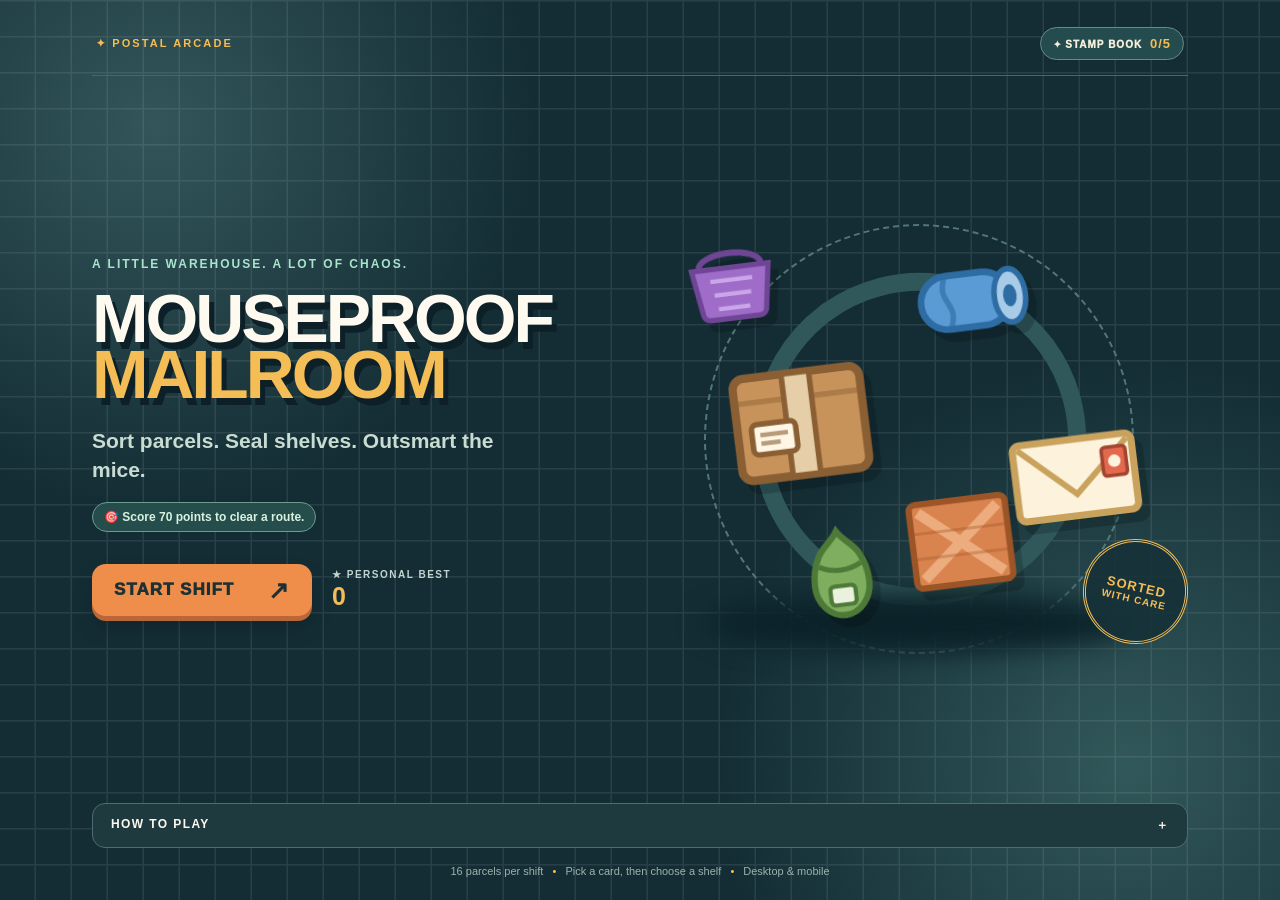
<file: index.html>
<!DOCTYPE html>
<html lang="en">
<head>
<meta charset="utf-8">
<meta name="viewport" content="width=device-width, initial-scale=1, viewport-fit=cover">
<meta name="theme-color" content="#142d35">
<title>Mouseproof Mailroom — Parcel Puzzle</title>
<link rel="icon" href="data:image/svg+xml,<svg xmlns='http://www.w3.org/2000/svg' viewBox='0 0 100 100'><text y='.9em' font-size='90'>📦</text></svg>">
<link rel="stylesheet" href="styles.css">
</head>
<body>
<div id="wrap">

  <!-- ================= TITLE ================= -->
  <section id="screen-title" class="screen active">
    <div class="title-top"><span class="brand-mark">✦ POSTAL ARCADE</span><button type="button" class="stamp-top" id="btn-stamps">✦ STAMP BOOK <strong id="stamp-count">0/5</strong></button></div>
    <div class="title-main">
      <div class="title-copy">
        <div class="eyebrow">A LITTLE WAREHOUSE. A LOT OF CHAOS.</div>
        <div id="logo"><h1>MOUSEPROOF<br><em>MAILROOM</em></h1></div>
        <div id="tagline">Sort parcels. Seal shelves. Outsmart the mice.</div>
        <div class="title-target">🎯 Score 70 points to clear a route.</div>
        <div class="title-actions">
          <button class="btn" id="btn-play">START SHIFT <span aria-hidden="true">↗</span></button>
          <div id="best-chip">★ PERSONAL BEST <strong id="best-title">0</strong></div>
        </div>
      </div>
      <div class="hero-art" aria-hidden="true"><div class="hero-ring"></div><div class="hero-floor"></div><div id="floaters"></div><div class="hero-stamp">SORTED<br><b>WITH CARE</b></div></div>
    </div>
    <details>
      <summary>HOW TO PLAY <span>＋</span></summary>
      <ul>
        <li>📦 Tap a parcel card below, then tap a shelf slot to deliver it. Every delivery earns <b>+1</b>.</li>
        <li>🩹 Fill a full row or column with <b>4 different</b> parcels to <b>seal</b> it with tape: <b>+10</b>.</li>
        <li>✨ A 2×2 block of one parcel type makes a <b>tape patch</b>: <b>+4</b>.</li>
        <li>🐭 Mice sneak in — deliver a parcel <b>onto a mouse</b> to catch it: <b>+5</b>. Hungry mice chew your parcels! Loose mice cost <b>−5</b> at the end.</li>
        <li>📮 Seal a row and a column with one parcel = <b>Double Seal</b>, +10 bonus.</li>
        <li>🎯 Complete the 3 goals for extra points. 16 parcels, then the shift is over!</li>
        <li>🔥 Earn seal, patch, or mouse bonuses on consecutive deliveries for a growing combo. Reroute your hand once per shift, and collect stamps for special achievements.</li>
      </ul>
    </details>
    <div class="foot">16 parcels per shift <span>•</span> Pick a card, then choose a shelf <span>•</span> Desktop &amp; mobile</div>
  </section>

  <!-- ================= GAME ================= -->
  <section id="screen-game" class="screen">
    <div id="hud">
      <div class="game-brand"><span class="brand-mark">✦ POSTAL ARCADE</span><b>MOUSEPROOF <em>MAILROOM</em></b></div>
      <div class="hud-stats">
        <div class="chip score"><small>SCORE / 70</small><span id="hud-score">0</span></div>
        <div class="chip"><small>DELIVERED</small><span id="hud-placed">0/16</span></div>
        <div class="chip"><small>🐭 CAUGHT</small><span id="hud-mice">0</span></div>
      </div>
      <div class="hud-actions"><button class="icobtn" id="btn-tips" title="Show or hide tips" aria-label="Show or hide tips" aria-pressed="true">?</button><button class="icobtn" id="btn-mute" title="Sound" aria-label="Toggle sound">🔊</button><button class="icobtn" id="btn-home" title="Menu" aria-label="Main menu">⌂</button></div>
    </div>
    <div id="play-area">
      <div class="board-panel">
        <div class="panel-heading"><div><small>WAREHOUSE / 01</small><h2>SORTING FLOOR</h2></div><span id="shift-count">SHIFT 0 / 16</span></div>
        <div id="coach" class="coach" role="status" aria-live="polite"><span id="coach-label">ROUTE TIP</span><span id="coach-text">Choose a parcel, then tap an open shelf.</span><button type="button" id="btn-hide-tips" aria-label="Hide tips">×</button></div>
        <div id="grid" role="group" aria-label="Sorting grid"></div>
        <div class="board-foot"><span id="combo-chip">4 × 4 shelves</span><span id="board-tip">Choose a parcel, then an open shelf.</span></div>
      </div>
      <aside class="side-panel">
        <div class="goals-panel"><div class="side-title"><small>TODAY'S ROUTE</small><h2>MISSIONS <span>✦</span></h2></div><div id="goals"></div><div class="target-panel"><div><b>ROUTE TARGET</b><strong id="target-score">0 / 70</strong></div><div class="target-meter"><i id="target-fill"></i></div><small id="target-note">Score 70 points to clear the route.</small></div><div class="score-guide"><b>SCORING DESK</b><div><span>🩹 Four different in a line</span><strong>+10</strong></div><div><span>✅ Four matching in a square</span><strong>+4</strong></div><div><span>🐭 Parcel on a mouse</span><strong>+5</strong></div></div><div class="route-track"><span>SHIFT PROGRESS</span><div id="route-dots" aria-hidden="true"></div></div></div>
        <div class="hand-panel"><div class="side-title"><small>READY TO DELIVER</small><h2>YOUR PARCELS <span id="hud-deck">16 TURNS LEFT</span></h2></div><div id="hand" role="group" aria-label="Parcel cards"></div><div class="hand-tools"><button type="button" id="btn-reroute" class="reroute-btn">↻ REROUTE HAND <span id="reroute-count">1 LEFT</span></button><p class="hand-help">Choose a card (keys 1–3) and an open shelf. Press R to reroute.</p></div></div>
      </aside>
    </div>
  </section>

  <!-- ================= END ================= -->
  <section id="screen-end" class="screen">
    <div id="end-box">
      <div class="eyebrow">SHIFT COMPLETE / POSTAL ARCADE</div>
      <h2 id="end-headline">GOOD WORK!</h2>
      <p id="end-message">The mailroom is ready for another shift.</p>
      <div id="newbest">★ NEW BEST SCORE! ★</div>
      <div id="end-total">0</div>
      <div id="end-label">FINAL SCORE</div>
      <div id="end-rows"></div>
      <button type="button" id="btn-end-stamps" class="end-stamps">✦ VIEW STAMP BOOK <span id="end-stamp-news"></span></button>
    </div>
    <div class="end-actions"><button class="btn" id="btn-again">↺&nbsp; PLAY AGAIN</button><button class="btn ghost" id="btn-menu">🏠&nbsp; MAIN MENU</button></div>
  </section>

</div>
<div id="banner"></div>
<dialog id="stamp-dialog"><div class="stamp-dialog-head"><div><small>POSTAL ARCADE / COLLECTION</small><h2>STAMP BOOK</h2></div><button type="button" id="btn-close-stamps" aria-label="Close stamp book">×</button></div><p>Earn stamps by trying different ways to sort the mail.</p><div id="stamp-list"></div></dialog>

<script>
'use strict';
/* ============================== art ============================== */
const SVG = {
  box:`<svg viewBox="0 0 64 64"><rect x="9" y="19" width="46" height="37" rx="4" fill="#c8935a" stroke="#8a5f33" stroke-width="3"/><path d="M9 28 h46" stroke="#8a5f33" stroke-width="2" opacity=".45"/><rect x="27" y="19" width="10" height="37" fill="#e6cfa8" stroke="#8a5f33" stroke-width="2"/><rect x="14" y="36" width="16" height="11" rx="2" fill="#fff6e6" stroke="#8a5f33" stroke-width="2"/><path d="M17 40 h10 M17 43 h7" stroke="#8a5f33" stroke-width="1.6" opacity=".6"/></svg>`,
  tube:`<svg viewBox="0 0 64 64"><rect x="10" y="20" width="40" height="24" rx="12" fill="#5b9bd5" stroke="#2e6da4" stroke-width="3"/><ellipse cx="50" cy="32" rx="7" ry="12" fill="#a8cbe8" stroke="#2e6da4" stroke-width="2.5"/><ellipse cx="50" cy="32" rx="3" ry="5" fill="#2e6da4"/><path d="M22 20 c-6 12 6 12 0 24" stroke="#2e6da4" stroke-width="2.5" fill="none" opacity=".65"/></svg>`,
  env:`<svg viewBox="0 0 64 64"><rect x="7" y="18" width="50" height="32" rx="3" fill="#fdf3dd" stroke="#c9a25e" stroke-width="3"/><path d="M9 20 L32 41 L55 20" fill="none" stroke="#c9a25e" stroke-width="2.5"/><rect x="44" y="23" width="10" height="12" rx="1.5" fill="#e2694e" stroke="#a34431" stroke-width="1.5"/><circle cx="49" cy="29" r="2.6" fill="#fdf3dd"/></svg>`,
  sack:`<svg viewBox="0 0 64 64"><path d="M32 11 c-3 5-8 7-10 12 c-2.6 5-3 9-3 13 a13 15 0 0 0 26 0 c0-4-.4-8-3-13 c-2-5-7-7-10-12z" fill="#7fae5f" stroke="#4e7a38" stroke-width="3"/><path d="M22 27 c6 3.4 14 3.4 20 0" stroke="#4e7a38" stroke-width="2.5" fill="none"/><rect x="26" y="37" width="12" height="9" rx="2" fill="#eaf2dd" stroke="#4e7a38" stroke-width="2"/></svg>`,
  crate:`<svg viewBox="0 0 64 64"><rect x="9" y="15" width="46" height="40" rx="3" fill="#d9834f" stroke="#9c5527" stroke-width="3"/><path d="M13 19 L51 51 M51 19 L13 51" stroke="#f0b183" stroke-width="5" opacity=".9"/><path d="M9 29 h46 M9 41 h46" stroke="#9c5527" stroke-width="1.4" opacity=".35"/></svg>`,
  basket:`<svg viewBox="0 0 64 64"><path d="M14 26 c0-11 36-11 36 0" fill="none" stroke="#6f4595" stroke-width="3.5"/><path d="M10 26 h44 l-4 26 a4 4 0 0 1-4 3 H18 a4 4 0 0 1-4-3z" fill="#a06cc9" stroke="#6f4595" stroke-width="3"/><path d="M20 33 h24 M21.5 41 h21 M23 49 h18" stroke="#c9a6e8" stroke-width="2.5"/></svg>`,
  mouse:`<svg viewBox="0 0 64 48"><path d="M11 35 C1 32 2 45 12 42" stroke="#5b636e" stroke-width="2.5" fill="none"/><ellipse cx="31" cy="34" rx="21" ry="12" fill="#9aa2ad" stroke="#5b636e" stroke-width="2.5"/><circle cx="49" cy="29" r="10.5" fill="#9aa2ad" stroke="#5b636e" stroke-width="2.5"/><circle cx="43" cy="17" r="5.5" fill="#e8b7c2" stroke="#5b636e" stroke-width="2"/><circle cx="53" cy="15" r="5.5" fill="#e8b7c2" stroke="#5b636e" stroke-width="2"/><circle cx="51" cy="28" r="1.9" fill="#2c2f33"/><circle cx="58" cy="31" r="1.7" fill="#e28aa0"/><path d="M56 34 l7 -2 M56 36 l7 2" stroke="#5b636e" stroke-width="1.4"/></svg>`
};
const PARCELS = ['box','tube','env','sack','crate','basket'];
const NAME = {box:'BOX', tube:'TUBE', env:'LETTER', sack:'SACK', crate:'CRATE', basket:'BASKET'};
const CORNER = {box:'#c8935a', tube:'#5b9bd5', env:'#e3b74f', sack:'#7fae5f', crate:'#d9834f', basket:'#a06cc9'};

const GOAL_POOL = [
  {id:'seal1',   ico:'🩹', text:'Seal a shelf',              target:1},
  {id:'patch1',  ico:'✅', text:'Make a tape patch',         target:1},
  {id:'mice1',   ico:'🐭', text:'Catch a mouse',             target:1},
  {id:'mice2',   ico:'🐭', text:'Catch 2 mice',             target:2},
  {id:'type4',   ico:'📮', text:'Deliver 4 of one type',    target:4},
  {id:'variety4',ico:'✨', text:'Deliver 4 parcel types',   target:4},
  {id:'score20', ico:'★', text:'Reach 20 points',          target:20},
];
const STAMPS = [
  {id:'first_seal', icon:'📦', name:'First Seal', hint:'Seal a shelf in one shift.'},
  {id:'mice3', icon:'🐭', name:'Mouse Catcher', hint:'Catch 3 mice in one shift.'},
  {id:'all_goals', icon:'🎯', name:'Full Route', hint:'Finish all 3 missions in one shift.'},
  {id:'combo3', icon:'🔥', name:'Hot Streak', hint:'Score on 3 deliveries in a row.'},
  {id:'century', icon:'★', name:'Century Shift', hint:'Finish a shift with 100 points.'},
];

/* ============================== helpers ============================== */
const $ = s => document.querySelector(s);
const shuffle = a => { for(let i=a.length-1;i>0;i--){ const j=(Math.random()*(i+1))|0; [a[i],a[j]]=[a[j],a[i]]; } return a; };

/* ============================== audio ============================== */
let AC=null, muted = localStorage.getItem('pp_mute')==='1';
let sdkReady=false, sdkMuted=false, adPlaying=false;
let playedMs=0, activePlayStarted=0;
let progressStore=localStorage;
function loadProgress(){
  best=+(progressStore.getItem('pp_best')||0);
  try{ earnedStamps=new Set(JSON.parse(progressStore.getItem('pp_stamps')||'[]').filter(id=>STAMPS.some(s=>s.id===id))); }
  catch(e){ earnedStamps=new Set(); }
  refreshBest();
}
function saveProgress(key,value){
  try{ progressStore.setItem(key,value); }
  catch(e){ console.warn('Could not save progress:',e); }
}
function sdkGame(method,...args){
  if(!sdkReady) return;
  try{
    const result=window.CrazyGames.SDK.game[method](...args);
    if(result&&typeof result.catch==='function') result.catch(e=>console.warn('CrazyGames game event:',e));
  }catch(e){ console.warn('CrazyGames game event:',e); }
}
async function initCrazyGames(){
  try{
    await window.CrazyGames.SDK.init();
    if(window.CrazyGames.SDK.environment==='disabled') return;
    sdkReady=true;
    try{
      progressStore=window.CrazyGames.SDK.data;
      loadProgress();
    }catch(e){ progressStore=localStorage; loadProgress(); console.warn('CrazyGames progress unavailable:',e); }
    const game=window.CrazyGames.SDK.game;
    const applySettings=settings=>{ sdkMuted=!!settings.muteAudio; paintMute(); };
    applySettings(game.settings);
    game.addSettingsChangeListener(applySettings);
    if(S&&!S.over&&$('#screen-game').classList.contains('active')) sdkGame('gameplayStart');
  }catch(e){ console.warn('CrazyGames SDK unavailable:',e); }
}
function requestShiftAd(){
  if(!sdkReady||playedMs<180000) return;
  try{
    window.CrazyGames.SDK.ad.requestAd('midgame',{
      adStarted:()=>{adPlaying=true;},
      adFinished:()=>{adPlaying=false;},
      adError:()=>{adPlaying=false;}
    });
  }catch(e){adPlaying=false;}
}
function ac(){ if(!AC) AC = new (window.AudioContext||window.webkitAudioContext)(); if(AC.state==='suspended') AC.resume(); return AC; }
function note(ctx,t,f0,f1,dur,type,vol){
  const o=ctx.createOscillator(), g=ctx.createGain();
  o.type=type||'sine'; o.frequency.setValueAtTime(f0,t);
  if(f1) o.frequency.exponentialRampToValueAtTime(f1,t+dur);
  g.gain.setValueAtTime(0.0001,t);
  g.gain.exponentialRampToValueAtTime(vol||.18,t+.012);
  g.gain.exponentialRampToValueAtTime(0.0001,t+dur);
  o.connect(g).connect(ctx.destination); o.start(t); o.stop(t+dur+.02);
}
function sfx(name){
  if(muted||sdkMuted||adPlaying) return;
  try{
    const ctx=ac(), t=ctx.currentTime;
    switch(name){
      case 'click':  note(ctx,t,430,300,.07,'triangle',.15); break;
      case 'pop':    note(ctx,t,520,300,.11,'triangle',.25); break;
      case 'seal':   note(ctx,t,523,0,.12,'square',.12); note(ctx,t+.09,659,0,.12,'square',.12); note(ctx,t+.18,784,0,.2,'square',.14); break;
      case 'double': note(ctx,t,523,0,.1,'square',.13); note(ctx,t+.08,659,0,.1,'square',.13); note(ctx,t+.16,784,0,.1,'square',.13); note(ctx,t+.24,1046,0,.25,'square',.15); break;
      case 'patch':  note(ctx,t,330,0,.09,'triangle',.2); note(ctx,t+.08,415,0,.12,'triangle',.2); break;
      case 'squeak': note(ctx,t,900,1700,.13,'sawtooth',.1); note(ctx,t+.14,1300,1900,.1,'sawtooth',.08); break;
      case 'spawn':  note(ctx,t,700,1050,.12,'sawtooth',.08); break;
      case 'crunch': note(ctx,t,120,60,.07,'square',.22); note(ctx,t+.1,100,50,.07,'square',.2); break;
      case 'goal':   note(ctx,t,587,0,.1,'square',.13); note(ctx,t+.1,740,0,.1,'square',.13); note(ctx,t+.2,880,0,.2,'square',.14); break;
      case 'reroute':note(ctx,t,330,520,.12,'triangle',.18); note(ctx,t+.1,440,680,.16,'triangle',.17); break;
      case 'combo':  note(ctx,t,650,0,.09,'square',.1); note(ctx,t+.08,850,0,.14,'square',.12); break;
      case 'over':   note(ctx,t,523,0,.14,'square',.13); note(ctx,t+.14,659,0,.14,'square',.13); note(ctx,t+.28,784,0,.14,'square',.13); note(ctx,t+.42,1046,0,.3,'square',.15); break;
    }
  }catch(e){}
}

/* ============================== state ============================== */
const N=16, ROUTE_TARGET=70, MICE_AT=[4,8,12];
let S=null;
let best=0, earnedStamps=new Set();

function newGame(){
  const intro=localStorage.getItem('pp_intro_done')!=='1';
  const firstGoal=GOAL_POOL.find(g=>g.id==='seal1');
  const otherGoals=shuffle(GOAL_POOL.filter(g=>g.id!=='seal1'));
  S = {
    deck: shuffle(PARCELS.flatMap(p=>[p,p,p,p,p,p])),
    grid: Array.from({length:N},()=>({card:null, mouse:false, mouseAge:0, chewed:false})),
    hand: [], selected:null,
    placed:0, caughtMice:0, score:0, deliveryPoints:0,
    sealedRows:new Set(), sealedCols:new Set(), patched:new Set(),
    counts:{}, nSeals:0, nDoubles:0, nPatches:0, nGoals:0,
    combo:0, bestCombo:0, comboBonus:0, reroutes:1,
    goals: (intro?[firstGoal,...otherGoals.slice(0,2)]:shuffle(GOAL_POOL.slice()).slice(0,3)).map(g=>({...g, done:false})),
    intro, tipsHidden:localStorage.getItem('pp_tips_hidden')==='1',
    over:false,
  };
  if(intro){
    // The first move can complete a seal, teaching the main rule in live play.
    ['box','tube','env'].forEach((type,i)=>{ S.grid[i].card=type; });
    S.placed=3;
    S.hand=['sack','crate','basket'];
  }else drawHand();
  S.selected = 0;
}

function drawHand(){ while(S.hand.length<3 && S.deck.length) S.hand.push(S.deck.pop()); }
function rerouteHand(){
  if(!S||S.over||S.intro||!S.reroutes||S.deck.length<3||!$('#screen-game').classList.contains('active')) return;
  S.reroutes=0;
  S.deck.unshift(...S.hand);
  S.hand=[];
  drawHand(); S.selected=0;
  renderHand(); renderGrid(); updateHUD();
  banner('📮 FRESH ROUTE!','gold'); sfx('reroute');
}

/* ============================== render ============================== */
function cardHTML(t,handIdx){
  return `<button type="button" class="card t-${t}${S.selected===handIdx?' sel':''}${S.intro&&!S.tipsHidden?' guide-card':''}" data-hand="${handIdx}" aria-label="Card ${handIdx+1}: ${NAME[t]}${S.selected===handIdx?', selected':''}" aria-pressed="${S.selected===handIdx}">
    <div class="corner" style="background:${CORNER[t]}"></div>${SVG[t]}<span>${NAME[t]}</span></button>`;
}
function renderHand(){
  let h='';
  for(let i=0;i<3;i++) h += S.hand[i] ? cardHTML(S.hand[i],i) : `<div class="card empty"></div>`;
  $('#hand').innerHTML=h;
}
function isProtected(i){
  const r=(i/4)|0, c=i%4;
  if(S.sealedRows.has(r)||S.sealedCols.has(c)) return true;
  for(const key of S.patched){
    const [r0,c0]=key.split('_').map(Number);
    if(r>=r0&&r<=r0+1&&c>=c0&&c<=c0+1) return true;
  }
  return false;
}
function previewFor(i,type){
  const r=(i/4)|0, c=i%4;
  const cardAt=j=>j===i?type:S.grid[j].card;
  const row=[0,1,2,3].map(k=>cardAt(r*4+k));
  const col=[0,1,2,3].map(k=>cardAt(k*4+c));
  const seal=(!S.sealedRows.has(r)&&row.every(Boolean)&&new Set(row).size===4)||
    (!S.sealedCols.has(c)&&col.every(Boolean)&&new Set(col).size===4);
  if(seal) return ['preview-seal','SEAL +10'];
  for(const r0 of [r-1,r]) for(const c0 of [c-1,c]){
    if(r0<0||c0<0||r0>2||c0>2||S.patched.has(r0+'_'+c0)) continue;
    if([r0*4+c0,r0*4+c0+1,(r0+1)*4+c0,(r0+1)*4+c0+1].every(j=>cardAt(j)===type)) return ['preview-patch','PATCH +4'];
  }
  if(S.grid[i].mouse) return ['preview-mouse','CATCH +5'];
  return ['',''];
}
function renderGrid(){
  let h='';
  for(let i=0;i<N;i++){
    const c=S.grid[i], r=(i/4)|0, col=i%4;
    let cls='cell';
    const inRow=S.sealedRows.has(r), inCol=S.sealedCols.has(col);
    if(inRow||inCol) cls+=' in-seal';
    if(inRow) cls+=' tape-h';
    if(inCol) cls+=' tape-v';
    if(c.card) cls+=' has-card';
    const type=S.selected!==null?S.hand[S.selected]:null;
    const [preview,label]=!c.card&&type?previewFor(i,type):['',''];
    if(!c.card) cls+=' can-place'+(preview?' '+preview:'');
    if(i===3&&S.intro&&!S.tipsHidden&&!c.card) cls+=' tutorial-target';
    h+=`<button type="button" class="${cls}" data-idx="${i}" aria-label="Shelf ${r+1}, ${col+1}: ${c.card?NAME[c.card]:(c.mouse?(c.mouseAge>=2?'hungry mouse':'mouse'):'empty')+(label?', '+label:'')}">`;
    if(!c.card) h+=`<div class="slot"></div>`;
    if(label) h+=`<span class="preview-label">${label}</span>`;
    if(c.card) h+=`<div class="parcel${c.justPlaced?' pop':''}">${SVG[c.card]}</div>`;
    for(const key of S.patched){
      const [r0,c0]=key.split('_').map(Number);
      if(r>=r0&&r<=r0+1&&col>=c0&&col<=c0+1){ h+=`<div class="patch-badge">✓</div>`; break; }
    }
    if(c.mouse&&!c.card){
      h+=`<div class="mouse ${c.mouseAge>=2?'hungry':(c.mouseAge>=1?'wiggle':'')}">${SVG.mouse}</div>`;
      if(c.mouseAge>=2) h+=`<span class="mouse-warning" aria-hidden="true">!</span>`;
    }
    h+=`</button>`;
    c.justPlaced=false;
  }
  $('#grid').innerHTML=h;
}
function renderGoals(){
  $('#goals').innerHTML = S.goals.map(g=>{
    const p=Math.min(g.target, goalProgress(g));
    return `<div class="goal${g.done?' done':''}"><span class="g-ico">${g.done?'✅':g.ico}</span><span>${g.text}</span><span class="g-prog">${g.done?'✓':p+'/'+g.target}</span></div>`;
  }).join('');
}
function goalProgress(g){
  switch(g.id){
    case 'seal1':  return S.sealedRows.size+S.sealedCols.size;
    case 'patch1': return S.patched.size;
    case 'mice1':  return S.caughtMice;
    case 'mice2':  return S.caughtMice;
    case 'type4':  return Math.max(0,...Object.values(S.counts));
    case 'variety4': return Object.keys(S.counts).length;
    case 'score20': return S.score;
  }
  return 0;
}
function updateHUD(){
  $('#hud-score').textContent=S.score;
  $('#target-score').textContent=S.score+' / '+ROUTE_TARGET;
  $('#target-fill').style.width=Math.min(100,S.score/ROUTE_TARGET*100)+'%';
  $('#target-note').textContent=S.score>=ROUTE_TARGET?'Target reached! Catch loose mice to protect your final score.':'Score '+ROUTE_TARGET+' points to clear the route.';
  $('.target-panel').classList.toggle('ready',S.score>=ROUTE_TARGET);
  $('#hud-deck').textContent=(N-S.placed)+' TURNS LEFT';
  $('#hud-placed').textContent=S.placed+'/16';
  $('#shift-count').textContent='SHIFT '+S.placed+' / 16';
  $('#hud-mice').textContent=S.caughtMice;
  $('#board-tip').textContent=S.over||S.placed>=N?'Shift complete!':S.hand.length?'Selected: '+NAME[S.hand[S.selected??0]]+'. Tap an open shelf.':'Choose a parcel to continue.';
  $('#route-dots').innerHTML=Array.from({length:N},(_,i)=>`<i class="${i<S.placed?'done':''}"></i>`).join('');
  $('#combo-chip').textContent=S.combo>=2?'🔥 COMBO ×'+S.combo:(S.combo===1?'🔥 SCORE AGAIN FOR +3':'4 × 4 shelves');
  $('#combo-chip').classList.toggle('on',S.combo>0);
  $('#reroute-count').textContent=S.reroutes?'1 LEFT':'USED';
  $('#btn-reroute').disabled=S.intro||!S.reroutes||S.deck.length<3||S.over;
  updateCoach();
}

function updateCoach(){
  const coach=$('#coach');
  coach.hidden=S.tipsHidden||S.over;
  $('#btn-tips').setAttribute('aria-pressed',String(!S.tipsHidden));
  if(coach.hidden) return;
  $('#coach-label').textContent=S.intro?'FIRST ROUTE':'ROUTE TIP';
  let message;
  if(S.intro&&!S.grid[3].card){
    message='Three parcels are in place. Tap the glowing shelf to seal the row for +10.';
  }else if(S.grid.some(c=>c.mouse&&!c.card)){
    message='Mouse alert! Deliver a parcel onto a mouse before it chews nearby mail.';
  }else if(S.placed===0){
    message='Choose a parcel, then tap an open shelf. Build a row of four different types.';
  }else if(S.placed<=5){
    message='Nice delivery! Fill a row with four different parcels for a +10 seal.';
  }else if([...$('#grid').querySelectorAll('.preview-seal')].length){
    message='A +10 seal is ready. The highlighted shelf completes a row or column.';
  }else if([...$('#grid').querySelectorAll('.preview-patch')].length){
    message='A +4 patch is ready. The highlighted shelf completes a matching square.';
  }else{
    message='Switch between your three parcels to build rows of four different types.';
  }
  $('#coach-text').textContent=message;
}

/* ============================== fx ============================== */
function floatAt(i,text,cls,offset=0){
  const cell=$('#grid').querySelector(`[data-idx="${i}"]`);
  if(!cell) return;
  const f=document.createElement('div');
  f.className='float'+(cls?' '+cls:'');
  f.textContent=text;
  f.style.setProperty('--stack',offset*22+'px');
  cell.appendChild(f);
  setTimeout(()=>f.remove(),1150);
}
function banner(text,cls){
  const b=$('#banner');
  b.textContent=text;
  b.className='show'+(cls?' '+cls:'');
  clearTimeout(b._t);
  b._t=setTimeout(()=>b.className='',1300);
}
function celebrate(){
  const layer=document.createElement('div');
  layer.className='confetti-layer';
  for(let i=0;i<32;i++){
    const bit=document.createElement('i');
    bit.style.setProperty('--x',(Math.random()*100)+'%');
    bit.style.setProperty('--delay',(Math.random()*.55)+'s');
    bit.style.setProperty('--dur',(1.3+Math.random()*.9)+'s');
    bit.style.setProperty('--hue',([42,25,163,347][i%4]));
    layer.appendChild(bit);
  }
  document.body.appendChild(layer);
  setTimeout(()=>layer.remove(),2800);
}

/* ============================== gameplay ============================== */
function tryPlace(i){
  if(!S||S.over||S.selected===null||S.selected>=S.hand.length) return;
  const cell=S.grid[i];
  if(cell.card) return;
  const type=S.hand[S.selected];
  const events=[];
  cell.card=type; cell.justPlaced=true; cell.mouseWas=cell.mouse;
  S.hand.splice(S.selected,1);
  S.selected=null;
  S.placed++;
  S.deliveryPoints++;
  S.score++;
  S.counts[type]=(S.counts[type]||0)+1;

  let gained=0;
  if(cell.mouse){ cell.mouse=false; cell.mouseAge=0; cell.chewed=false; S.caughtMice++; gained+=5; events.push({i,t:'+5 CAUGHT!',c:'mouse',s:'squeak'}); }

  const r=(i/4)|0, c=i%4;
  let newPatches=0;
  for(const r0 of [r-1,r]) for(const c0 of [c-1,c]){
    if(r0<0||c0<0||r0>2||c0>2) continue;
    const key=r0+'_'+c0;
    if(S.patched.has(key)) continue;
    const ids=[r0*4+c0,(r0+1)*4+c0,r0*4+c0+1,(r0+1)*4+c0+1];
    if(ids.every(j=>S.grid[j].card===type)){ S.patched.add(key); S.nPatches++; newPatches++; }
  }
  gained+=newPatches*4;
  if(newPatches) events.push({i,t:'+'+newPatches*4+' PATCH!',c:'',s:'patch'});
  let gotRow=false, gotCol=false;
  const rowIdx=[0,1,2,3].map(k=>r*4+k);
  if(!S.sealedRows.has(r)&&rowIdx.every(j=>S.grid[j].card)&&new Set(rowIdx.map(j=>S.grid[j].card)).size===4){ S.sealedRows.add(r); gotRow=true; S.nSeals++; }
  const colIdx=[0,1,2,3].map(k=>k*4+c);
  if(!S.sealedCols.has(c)&&colIdx.every(j=>S.grid[j].card)&&new Set(colIdx.map(j=>S.grid[j].card)).size===4){ S.sealedCols.add(c); gotCol=true; S.nSeals++; }

  if(gotRow&&gotCol) S.nDoubles++;
  const turnPoints=gained+(gotRow?10:0)+(gotCol?10:0)+((gotRow&&gotCol)?10:0);
  S.score+=turnPoints;
  if(turnPoints){
    S.combo++;
    S.bestCombo=Math.max(S.bestCombo,S.combo);
    if(S.combo>=2){
      const bonus=Math.min(9,(S.combo-1)*3);
      S.score+=bonus; S.comboBonus+=bonus;
      events.push({i,t:'+'+bonus+' COMBO!',c:'combo',s:'combo'});
    }
  }else S.combo=0;
  if(!turnPoints) events.push({i,t:'+1 DELIVERED',c:'delivery'});

  if(S.intro&&(i===3||S.placed>=7)){
    S.intro=false;
    localStorage.setItem('pp_intro_done','1');
  }

  /* mice get hungry */
  for(let j=0;j<N;j++){
    const m=S.grid[j];
    if(m.mouse&&!m.card){
      m.mouseAge++;
      if(m.mouseAge>=3&&!m.chewed){
        m.chewed=true;
        const rr=(j/4)|0, cc=j%4;
        const nbs=[[rr-1,cc],[rr+1,cc],[rr,cc-1],[rr,cc+1]]
          .map(([a,b])=>a>=0&&a<4&&b>=0&&b<4?a*4+b:-1)
          .filter(k=>k>=0&&k!==i&&S.grid[k].card&&!isProtected(k));
        if(nbs.length){
          const k=nbs[(Math.random()*nbs.length)|0];
          S.grid[k].card=null;
          events.push({i:k,t:'CRUNCH!',c:'bad',s:'crunch'});
          $('#grid').classList.add('shake'); setTimeout(()=>$('#grid').classList.remove('shake'),320);
        }
      }
    }
  }

  /* new mouse */
  if(MICE_AT.includes(S.placed)){
    const opts=[];
    for(let j=0;j<N;j++){ const g=S.grid[j]; if(!g.card&&!g.mouse) opts.push(j); }
    if(opts.length){
      const j=opts[(Math.random()*opts.length)|0];
      S.grid[j].mouse=true; S.grid[j].mouseAge=0;
      events.push({i:j,t:'🐭 squeak!',c:'mouse',s:'spawn'});
    }
  }

  drawHand();
  S.selected=S.hand.length?0:null;
  renderGrid();
  const floatCounts={};
  for(const e of events){ floatAt(e.i,e.t,e.c,floatCounts[e.i]||0); floatCounts[e.i]=(floatCounts[e.i]||0)+1; if(e.s) sfx(e.s); }

  const goalsCompleted=checkGoals();
  let headline='';
  if(gotRow&&gotCol){ headline='✨ DOUBLE SEAL! +30'; sfx('double'); }
  else if(gotRow||gotCol){ headline='🩹 SHELF SEALED! +10'; sfx('seal'); }
  else if(newPatches) headline='✅ TAPE PATCH! +'+newPatches*4;
  else if(cell.mouseWas) headline='🐭 MOUSE CAUGHT! +5';
  if(goalsCompleted.length){
    headline+=(headline?' · ':'🎯 ')+goalsCompleted.length+' MISSION'+(goalsCompleted.length>1?'S':'')+' +'+goalsCompleted.length*10;
    sfx('goal');
  }
  if(headline) banner(headline,goalsCompleted.length?'gold':'');

  renderHand(); renderGoals(); updateHUD();
  sfx('pop');

  if(S.placed>=N||S.hand.length===0) endGame();
}

function checkGoals(){
  const completed=[];
  let awarded;
  do{
    awarded=false;
    for(const g of S.goals){
      if(g.done||goalProgress(g)<g.target) continue;
      g.done=true; S.nGoals++; S.score+=10; awarded=true; completed.push(g);
    }
  }while(awarded);
  return completed;
}

function unlockStamps(total){
  const won=[];
  const checks={first_seal:S.nSeals>=1,mice3:S.caughtMice>=3,all_goals:S.nGoals>=3,combo3:S.bestCombo>=3,century:total>=100};
  for(const stamp of STAMPS){
    if(checks[stamp.id]&&!earnedStamps.has(stamp.id)){
      earnedStamps.add(stamp.id); won.push(stamp);
    }
  }
  if(won.length) saveProgress('pp_stamps',JSON.stringify([...earnedStamps]));
  return won;
}
function renderStampBook(){
  $('#stamp-count').textContent=earnedStamps.size+'/'+STAMPS.length;
  $('#stamp-list').innerHTML=STAMPS.map(stamp=>`<div class="stamp${earnedStamps.has(stamp.id)?' earned':' locked'}"><span class="stamp-icon">${earnedStamps.has(stamp.id)?stamp.icon:'?'}</span><span><b>${stamp.name}</b><small>${stamp.hint}</small></span><strong>${earnedStamps.has(stamp.id)?'EARNED':'LOCKED'}</strong></div>`).join('');
}
function openStampBook(){ renderStampBook(); $('#stamp-dialog').showModal(); }

function endGame(){
  S.over=true;
  updateHUD();
  if(activePlayStarted){playedMs+=Date.now()-activePlayStarted;activePlayStarted=0;}
  sdkGame('gameplayStop');
  sdkGame('reportGameCompletedPercentage',100);
  const game=S;
  setTimeout(()=>{
    if(S!==game||!$('#screen-game').classList.contains('active')) return;
    const loose=S.grid.filter(c=>c.mouse&&!c.card).length;
    const total=S.score-5*loose;
    const isBest=total>best;
    if(isBest){ best=total; saveProgress('pp_best',best); }
    const newStamps=unlockStamps(total);
    $('#end-total').textContent=total;
    $('#newbest').style.display=isBest?'block':'none';
    const rows=[
      ['📦 Deliveries', S.deliveryPoints+' × 1', '+'+S.deliveryPoints],
      ['🩹 Shelves sealed', S.nSeals+' × 10', '+'+S.nSeals*10],
      ['✨ Double seals', S.nDoubles+' × 10', '+'+S.nDoubles*10],
      ['✅ Tape patches', S.nPatches+' × 4', '+'+S.nPatches*4],
      ['🔥 Combo bonus', 'best ×'+S.bestCombo, '+'+S.comboBonus],
      ['🐭 Mice caught', S.caughtMice+' × 5', '+'+S.caughtMice*5],
      ['🎯 Goals completed', S.nGoals+' × 10', '+'+S.nGoals*10],
      ['🐭 Loose mice', loose+' × 5', '−'+loose*5, true],
      ['🏆 Best score', '', best],
    ];
    $('#end-rows').innerHTML=rows.map(r=>`<div class="row${r[0].startsWith('🏆')?' total':''}"><span>${r[0]} ${r[1]}</span><b class="${r[3]?'neg':''}">${r[2]}</b></div>`).join('');
    $('#end-headline').textContent=total>=80?'LEGENDARY ROUTE!':total>=ROUTE_TARGET?'ROUTE CLEARED!':'ROUTE MISSED!';
    const margin=Math.abs(total-ROUTE_TARGET);
    $('#end-message').textContent=total>=ROUTE_TARGET?'Target met by '+margin+' point'+(margin===1?'':'s')+'. Ready to beat this route?':'You need '+margin+' more point'+(margin===1?'':'s')+'. Seal rows and catch mice to try again.';
    $('#end-stamp-news').textContent=newStamps.length?'+'+newStamps.length+' NEW':'';
    showScreen('screen-end');
    if((isBest&&total>=30)||newStamps.length){ sdkGame('happytime'); celebrate(); }
    sfx('over');
    requestShiftAd();
  },900);
}

/* ============================== screens & buttons ============================== */
function showScreen(id){
  document.querySelectorAll('.screen').forEach(s=>s.classList.remove('active'));
  $('#'+id).classList.add('active');
}
function startGame(){
  newGame();
  activePlayStarted=Date.now();
  showScreen('screen-game');
  renderGrid(); renderHand(); renderGoals(); updateHUD();
  sdkGame('gameplayStart');
}
function refreshBest(){ $('#best-title').textContent=best; renderStampBook(); }

$('#btn-play').addEventListener('click',()=>{ ac(); sfx('click'); startGame(); });
$('#btn-again').addEventListener('click',()=>{ sfx('click'); startGame(); });
$('#btn-menu').addEventListener('click',()=>{ sfx('click'); refreshBest(); showScreen('screen-title'); });
$('#btn-home').addEventListener('click',()=>{ if(!S) return; S.over=true; if(activePlayStarted){playedMs+=Date.now()-activePlayStarted;activePlayStarted=0;} sdkGame('gameplayStop'); refreshBest(); showScreen('screen-title'); });
$('#btn-hide-tips').addEventListener('click',()=>{ if(!S) return; S.tipsHidden=true; localStorage.setItem('pp_tips_hidden','1'); renderGrid(); updateHUD(); });
$('#btn-tips').addEventListener('click',()=>{ if(!S||S.over) return; S.tipsHidden=!S.tipsHidden; localStorage.setItem('pp_tips_hidden',S.tipsHidden?'1':'0'); renderGrid(); updateHUD(); });
$('#btn-reroute').addEventListener('click',rerouteHand);
$('#btn-stamps').addEventListener('click',openStampBook);
$('#btn-end-stamps').addEventListener('click',openStampBook);
$('#btn-close-stamps').addEventListener('click',()=>$('#stamp-dialog').close());
const muteBtn=$('#btn-mute');
function paintMute(){ muteBtn.textContent=(muted||sdkMuted)?'🔇':'🔊'; muteBtn.disabled=sdkMuted; muteBtn.title=sdkMuted?'Sound disabled by CrazyGames':'Sound'; }
muteBtn.addEventListener('click',()=>{ if(sdkMuted) return; muted=!muted; localStorage.setItem('pp_mute',muted?'1':'0'); paintMute(); if(!muted) sfx('click'); });
paintMute();

$('#grid').addEventListener('click',e=>{
  const cell=e.target.closest('.cell');
  if(!cell) return;
  tryPlace(+cell.dataset.idx);
});
$('#hand').addEventListener('click',e=>{
  const card=e.target.closest('.card');
  if(!card||card.classList.contains('empty')||!S||S.over) return;
  S.selected=+card.dataset.hand;
  renderHand(); renderGrid(); updateHUD();
  sfx('click');
});
document.addEventListener('keydown',e=>{
  if(!S||S.over||!$('#screen-game').classList.contains('active')) return;
  if(e.key.toLowerCase()==='r'){ rerouteHand(); return; }
  const n=Number(e.key);
  if(n>=1&&n<=3&&S.hand[n-1]){
    S.selected=n-1; renderHand(); renderGrid(); updateHUD(); sfx('click');
  }
});

/* title floaters */
(function(){
  const f=$('#floaters');
  const items=PARCELS.concat();
  for(let k=0;k<6;k++){
    const d=document.createElement('div');
    d.className='drift';
    d.style.left=(4+k*16)+'%';
    d.style.top=(k%2?38:4)+'px';
    d.style.animationDelay=(-k*1.1)+'s';
    d.innerHTML=SVG[items[k]];
    f.appendChild(d);
  }
  loadProgress();
})();

const sdkScript=document.createElement('script');
sdkScript.src='https://sdk.crazygames.com/crazygames-sdk-v3.js';
sdkScript.async=true;
sdkScript.onload=initCrazyGames;
document.head.appendChild(sdkScript);
</script>
</body>
</html>
</file>
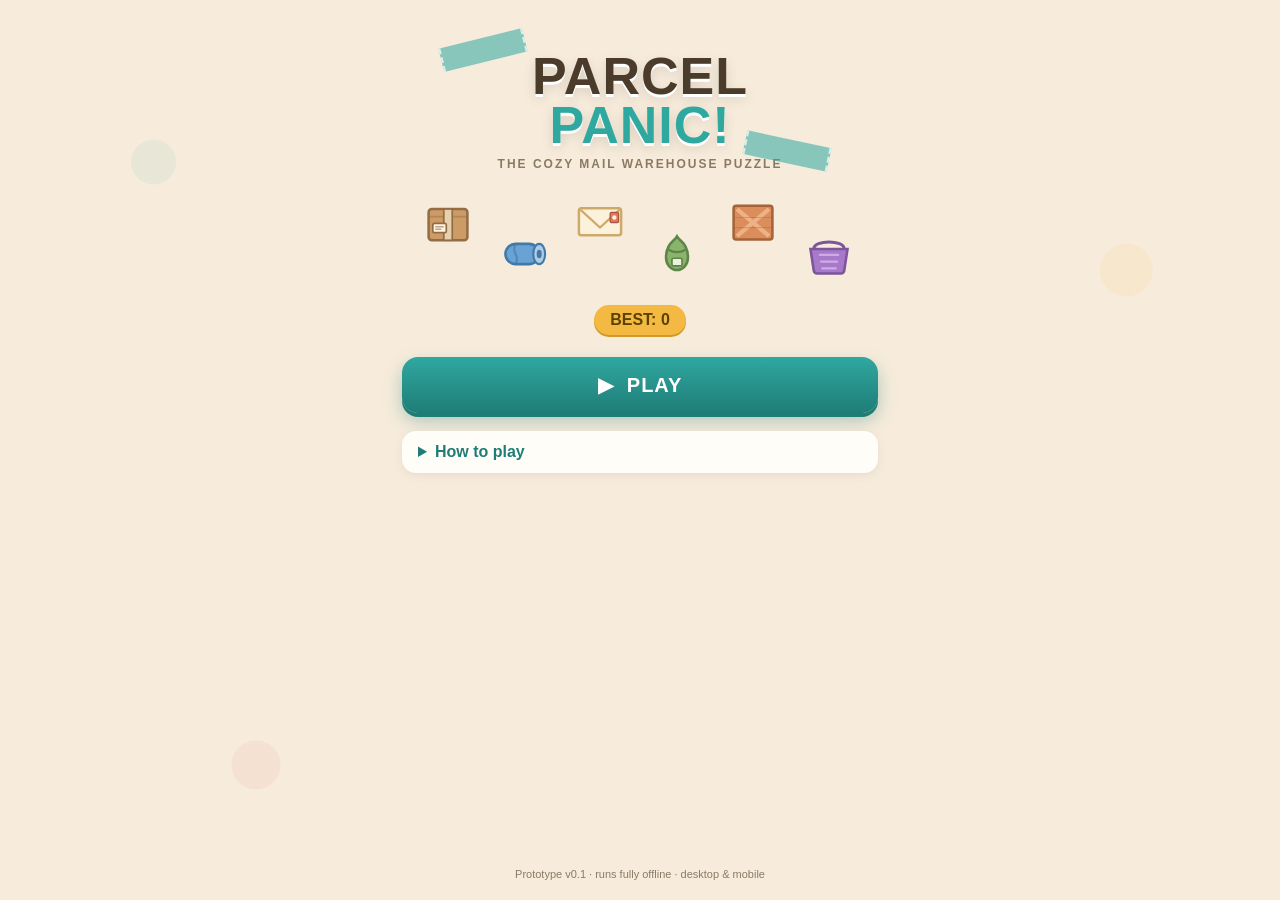
<file: parcel-panic.html>
<!DOCTYPE html>
<html lang="en">
<head>
<meta charset="utf-8">
<meta name="viewport" content="width=device-width, initial-scale=1, maximum-scale=1, user-scalable=no">
<meta name="theme-color" content="#f7ecdc">
<title>Parcel Panic! — Mail Warehouse Puzzle</title>
<link rel="icon" href="data:image/svg+xml,<svg xmlns='http://www.w3.org/2000/svg' viewBox='0 0 100 100'><text y='.9em' font-size='90'>📦</text></svg>">
<style>
  :root{
    --bg:#f7ecdc; --panel:#fffdf7; --ink:#4a3b2a; --ink-soft:#8a7a63;
    --teal:#2fa8a0; --teal-d:#1f7d77; --gold:#f4b942; --red:#e05656;
    --shelf:#efe3cb; --shelf-line:#dcc9a4;
  }
  *{box-sizing:border-box; -webkit-tap-highlight-color:transparent;}
  html,body{height:100%;}
  body{
    margin:0; background:
      radial-gradient(circle at 12% 18%, rgba(47,168,160,.08) 0 22px, transparent 23px),
      radial-gradient(circle at 88% 30%, rgba(244,185,66,.10) 0 26px, transparent 27px),
      radial-gradient(circle at 20% 85%, rgba(224,86,86,.07) 0 24px, transparent 25px),
      var(--bg);
    color:var(--ink); font-family:"Trebuchet MS","Segoe UI",Verdana,sans-serif;
    display:flex; justify-content:center; user-select:none; touch-action:manipulation;
  }
  #wrap{width:100%; max-width:500px; min-height:100%; display:flex; flex-direction:column; padding:10px 12px 20px;}
  .screen{display:none; flex-direction:column; flex:1;}
  .screen.active{display:flex;}

  /* ---------- title ---------- */
  #logo{margin:42px 0 6px; text-align:center; position:relative;}
  #logo h1{
    margin:0; font-size:52px; line-height:.95; letter-spacing:1px; color:var(--ink);
    text-shadow:0 3px 0 #fff, 0 5px 12px rgba(74,59,42,.18);
  }
  #logo h1 em{font-style:normal; color:var(--teal);}
  .tape{
    position:absolute; width:86px; height:24px; background:rgba(47,168,160,.55);
    border-left:2px dashed rgba(255,255,255,.7); border-right:2px dashed rgba(255,255,255,.7);
  }
  .tape.t1{top:-14px; left:8%; transform:rotate(-14deg);}
  .tape.t2{bottom:-12px; right:10%; transform:rotate(12deg);}
  #tagline{text-align:center; color:var(--ink-soft); font-weight:bold; letter-spacing:2px; text-transform:uppercase; font-size:12px; margin-bottom:6px;}
  #floaters{position:relative; height:110px; overflow:hidden; margin:6px 0;}
  .drift{position:absolute; width:54px; height:66px; opacity:.9; animation:drift 7s ease-in-out infinite;}
  .drift svg{width:100%; height:100%;}
  @keyframes drift{0%,100%{transform:translateY(0) rotate(-6deg);}50%{transform:translateY(-14px) rotate(6deg);}}
  .btn{
    display:block; width:100%; border:0; border-radius:16px; padding:16px; margin:8px 0;
    font:inherit; font-size:20px; font-weight:900; letter-spacing:1px; color:#fff; cursor:pointer;
    background:linear-gradient(180deg,var(--teal),var(--teal-d));
    box-shadow:0 4px 0 var(--teal-d), 0 8px 18px rgba(31,125,119,.35); transition:transform .08s;
  }
  .btn:active{transform:translateY(3px); box-shadow:0 1px 0 var(--teal-d);}
  .btn.ghost{background:var(--panel); color:var(--ink); box-shadow:0 3px 0 #e3d7c0, 0 6px 14px rgba(74,59,42,.12);}
  #best-chip{align-self:center; margin:6px 0 14px; background:var(--gold); color:#5c4200; font-weight:900;
    padding:6px 16px; border-radius:999px; box-shadow:0 2px 0 #cf9a25;}
  details{background:var(--panel); border-radius:14px; padding:12px 16px; margin-top:10px; box-shadow:0 3px 10px rgba(74,59,42,.08);}
  summary{font-weight:900; cursor:pointer; color:var(--teal-d);}
  details li{margin:7px 0; font-size:14px; line-height:1.35;}
  .foot{margin-top:auto; text-align:center; color:var(--ink-soft); font-size:11px; padding-top:14px;}

  /* ---------- HUD ---------- */
  #hud{display:flex; gap:8px; align-items:center; margin-bottom:8px;}
  .chip{background:var(--panel); border-radius:12px; padding:7px 12px; font-weight:900; font-size:15px;
    box-shadow:0 2px 0 #e3d7c0; white-space:nowrap;}
  .chip small{font-size:10px; color:var(--ink-soft); display:block; letter-spacing:1px;}
  .chip.grow{flex:1;}
  .icobtn{width:40px; height:40px; border:0; border-radius:12px; background:var(--panel); font-size:17px;
    box-shadow:0 2px 0 #e3d7c0; cursor:pointer; flex:none;}
  .icobtn:active{transform:translateY(2px); box-shadow:none;}

  /* ---------- goals ---------- */
  #goals{display:flex; gap:6px; margin-bottom:8px; flex-wrap:wrap;}
  .goal{flex:1 1 30%; display:flex; align-items:center; gap:6px; background:var(--panel); border-radius:10px;
    padding:6px 8px; font-size:11.5px; font-weight:bold; box-shadow:0 2px 0 #e3d7c0; line-height:1.15; min-width:0;}
  .goal .g-prog{margin-left:auto; background:#efe3cb; border-radius:8px; padding:2px 7px; font-size:11px; flex:none;}
  .goal.done{background:#e2f4ee; color:var(--teal-d);}
  .goal.done .g-prog{background:var(--teal); color:#fff;}

  /* ---------- grid ---------- */
  #grid{display:grid; grid-template-columns:repeat(4,1fr); gap:8px;}
  .cell{
    position:relative; aspect-ratio:1; border-radius:12px; background:var(--shelf);
    box-shadow:inset 0 2px 6px rgba(74,59,42,.14), inset 0 -2px 0 rgba(255,255,255,.5);
    cursor:pointer;
  }
  .cell .slot{position:absolute; inset:7px; border:2px dashed var(--shelf-line); border-radius:9px; pointer-events:none;}
  .cell:hover .slot{border-color:var(--teal);}
  .cell.has-card{cursor:default;}
  .cell.shake{animation:cellshake .3s;}
  @keyframes cellshake{25%{transform:translateX(-3px);}75%{transform:translateX(3px);}}
  .cell.in-seal{background:#f6e3b4;}
  .cell .parcel{position:absolute; inset:9%; pointer-events:none; z-index:5;}
  .cell .parcel svg{width:100%; height:100%; filter:drop-shadow(0 2px 2px rgba(74,59,42,.25));}
  .cell.pop .parcel{animation:pop .25s;}
  @keyframes pop{0%{transform:scale(.55);}70%{transform:scale(1.08);}100%{transform:scale(1);}}
  .tape-h::after,.tape-v::after{
    content:''; position:absolute; z-index:20; pointer-events:none;
    background:repeating-linear-gradient(45deg, rgba(47,168,160,.82) 0 9px, rgba(24,131,125,.72) 9px 18px);
    box-shadow:0 1px 4px rgba(0,0,0,.28); border-left:2px dashed rgba(255,255,255,.65); border-right:2px dashed rgba(255,255,255,.65);
  }
  .tape-h::after{left:-5px; right:-5px; top:50%; height:13px; transform:translateY(-50%);}
  .tape-v::after{top:-5px; bottom:-5px; left:50%; width:13px; transform:translateX(-50%);}
  .patch-badge{
    position:absolute; top:3px; right:3px; z-index:21; width:20px; height:20px; border-radius:50%;
    background:var(--gold); color:#5c4200; font-size:12px; font-weight:900;
    display:flex; align-items:center; justify-content:center; box-shadow:0 1px 3px rgba(0,0,0,.3); pointer-events:none;
  }
  .mouse{position:absolute; left:8%; right:8%; bottom:-2px; height:52%; z-index:8; pointer-events:none;}
  .mouse svg{width:100%; height:100%;}
  .mouse.wiggle{animation:wig .5s infinite;}
  .mouse.hungry{animation:hungry .35s infinite;}
  @keyframes wig{0%,100%{transform:translateX(0);}50%{transform:translateX(-4px);}}
  @keyframes hungry{0%,100%{transform:translateY(0) rotate(0);}50%{transform:translateY(-5px) rotate(-7deg);}}
  .float{
    position:absolute; left:50%; top:8%; transform:translateX(-50%); z-index:40; pointer-events:none;
    font-weight:900; font-size:16px; color:var(--teal-d); text-shadow:0 2px 0 #fff;
    animation:rise 1.05s forwards; white-space:nowrap;
  }
  .float.bad{color:var(--red);}
  .float.mouse{color:#c2427a;}
  @keyframes rise{0%{opacity:0; transform:translate(-50%,8px) scale(.7);}20%{opacity:1; transform:translate(-50%,-6px) scale(1.1);}100%{opacity:0; transform:translate(-50%,-44px) scale(1);}}

  /* ---------- banner ---------- */
  #banner{
    position:fixed; top:12%; left:50%; transform:translate(-50%,-16px) scale(.9); z-index:60;
    background:var(--teal); color:#fff; font-weight:900; font-size:18px; letter-spacing:.5px;
    padding:10px 22px; border-radius:999px; box-shadow:0 6px 18px rgba(31,125,119,.4);
    opacity:0; pointer-events:none; transition:all .18s; text-align:center; max-width:88vw;
  }
  #banner.show{opacity:1; transform:translate(-50%,0) scale(1);}
  #banner.gold{background:var(--gold); color:#5c4200; box-shadow:0 6px 18px rgba(207,154,37,.45);}
  #banner.bad{background:var(--red); box-shadow:0 6px 18px rgba(224,86,86,.4);}

  /* ---------- hand ---------- */
  #hand{display:flex; gap:10px; justify-content:center; margin-top:12px; min-height:118px;}
  .card{
    width:31%; max-width:120px; aspect-ratio:3/4; background:var(--panel); border-radius:13px; cursor:pointer;
    box-shadow:0 3px 0 #e3d7c0, 0 8px 16px rgba(74,59,42,.14); position:relative;
    display:flex; flex-direction:column; align-items:center; justify-content:center; padding:8px 4px 6px;
    transition:transform .12s, box-shadow .12s; border-top:6px solid #ccc;
  }
  .card svg{width:72%; flex:1;}
  .card span{font-size:10.5px; font-weight:900; letter-spacing:1.5px; color:var(--ink-soft); margin-top:3px;}
  .card .corner{position:absolute; top:5px; right:5px; width:14px; height:14px; border-radius:3px; opacity:.85;}
  .card:hover{transform:translateY(-6px);}
  .card.sel{transform:translateY(-12px); box-shadow:0 0 0 3px var(--teal), 0 12px 20px rgba(31,125,119,.35);}
  .card.sel::after{
    content:'▼'; position:absolute; bottom:-19px; left:50%; transform:translateX(-50%); color:var(--teal); font-size:13px;
  }
  .card.empty{background:transparent; border:2px dashed var(--shelf-line); box-shadow:none; cursor:default;}
  .t-box{border-top-color:#c8935a;} .t-tube{border-top-color:#5b9bd5;} .t-env{border-top-color:#e3b74f;}
  .t-sack{border-top-color:#7fae5f;} .t-crate{border-top-color:#d9834f;} .t-basket{border-top-color:#a06cc9;}

  /* ---------- end screen ---------- */
  #end-box{background:var(--panel); border-radius:18px; padding:22px; margin-top:18px; box-shadow:0 6px 20px rgba(74,59,42,.12);}
  #end-total{text-align:center; font-size:54px; font-weight:900; color:var(--teal-d); line-height:1;}
  #end-label{text-align:center; color:var(--ink-soft); font-weight:900; letter-spacing:2px; font-size:12px; margin:2px 0 14px;}
  #newbest{display:none; text-align:center; margin:0 0 10px; color:#fff; background:var(--gold); border-radius:999px;
    padding:6px; font-weight:900; box-shadow:0 2px 0 #cf9a25;}
  .row{display:flex; justify-content:space-between; font-size:15px; padding:6px 2px; border-bottom:1px dashed #e8dcc5;}
  .row b{font-variant-numeric:tabular-nums;}
  .row.total{border:0; font-size:17px; margin-top:4px;}
  .row .neg{color:var(--red);}
  @media (max-height:700px){ #logo{margin-top:14px;} #floaters{display:none;} }
</style>
</head>
<body>
<div id="wrap">

  <!-- ================= TITLE ================= -->
  <section id="screen-title" class="screen active">
    <div id="logo">
      <div class="tape t1"></div><div class="tape t2"></div>
      <h1>PARCEL<br><em>PANIC!</em></h1>
    </div>
    <div id="tagline">the cozy mail warehouse puzzle</div>
    <div id="floaters"></div>
    <div id="best-chip">BEST: <span id="best-title">0</span></div>
    <button class="btn" id="btn-play">▶&nbsp; PLAY</button>
    <details>
      <summary>How to play</summary>
      <ul>
        <li>📦 Tap a parcel card below, then tap a shelf slot to deliver it.</li>
        <li>🩹 Fill a full row or column with <b>4 different</b> parcels to <b>seal</b> it with tape: <b>+10</b>.</li>
        <li>✨ A 2×2 block of one parcel type makes a <b>tape patch</b>: <b>+4</b>.</li>
        <li>🐭 Mice sneak in — deliver a parcel <b>onto a mouse</b> to catch it: <b>+5</b>. Hungry mice chew your parcels! Loose mice cost <b>−5</b> at the end.</li>
        <li>📮 Seal a row and a column with one parcel = <b>Double Seal</b>, +10 bonus.</li>
        <li>🎯 Complete the 3 goals for extra points. 16 parcels, then the shift is over!</li>
      </ul>
    </details>
    <div class="foot">Prototype v0.1 · runs fully offline · desktop &amp; mobile</div>
  </section>

  <!-- ================= GAME ================= -->
  <section id="screen-game" class="screen">
    <div id="hud">
      <div class="chip grow"><small>SCORE</small><span id="hud-score">0</span></div>
      <div class="chip"><small>DECK</small><span id="hud-deck">33</span></div>
      <div class="chip"><small>🐭 CAUGHT</small><span id="hud-mice">0</span></div>
      <button class="icobtn" id="btn-mute" title="Sound">🔊</button>
      <button class="icobtn" id="btn-home" title="Menu">🏠</button>
    </div>
    <div id="goals"></div>
    <div id="grid"></div>
    <div id="hand"></div>
  </section>

  <!-- ================= END ================= -->
  <section id="screen-end" class="screen">
    <div id="end-box">
      <div id="newbest">★ NEW BEST SCORE! ★</div>
      <div id="end-total">0</div>
      <div id="end-label">FINAL SCORE</div>
      <div id="end-rows"></div>
    </div>
    <button class="btn" id="btn-again" style="margin-top:14px;">↺&nbsp; PLAY AGAIN</button>
    <button class="btn ghost" id="btn-menu">🏠&nbsp; MAIN MENU</button>
  </section>

</div>
<div id="banner"></div>

<script>
'use strict';
/* ============================== art ============================== */
const SVG = {
  box:`<svg viewBox="0 0 64 64"><rect x="9" y="19" width="46" height="37" rx="4" fill="#c8935a" stroke="#8a5f33" stroke-width="3"/><path d="M9 28 h46" stroke="#8a5f33" stroke-width="2" opacity=".45"/><rect x="27" y="19" width="10" height="37" fill="#e6cfa8" stroke="#8a5f33" stroke-width="2"/><rect x="14" y="36" width="16" height="11" rx="2" fill="#fff6e6" stroke="#8a5f33" stroke-width="2"/><path d="M17 40 h10 M17 43 h7" stroke="#8a5f33" stroke-width="1.6" opacity=".6"/></svg>`,
  tube:`<svg viewBox="0 0 64 64"><rect x="10" y="20" width="40" height="24" rx="12" fill="#5b9bd5" stroke="#2e6da4" stroke-width="3"/><ellipse cx="50" cy="32" rx="7" ry="12" fill="#a8cbe8" stroke="#2e6da4" stroke-width="2.5"/><ellipse cx="50" cy="32" rx="3" ry="5" fill="#2e6da4"/><path d="M22 20 c-6 12 6 12 0 24" stroke="#2e6da4" stroke-width="2.5" fill="none" opacity=".65"/></svg>`,
  env:`<svg viewBox="0 0 64 64"><rect x="7" y="18" width="50" height="32" rx="3" fill="#fdf3dd" stroke="#c9a25e" stroke-width="3"/><path d="M9 20 L32 41 L55 20" fill="none" stroke="#c9a25e" stroke-width="2.5"/><rect x="44" y="23" width="10" height="12" rx="1.5" fill="#e2694e" stroke="#a34431" stroke-width="1.5"/><circle cx="49" cy="29" r="2.6" fill="#fdf3dd"/></svg>`,
  sack:`<svg viewBox="0 0 64 64"><path d="M32 11 c-3 5-8 7-10 12 c-2.6 5-3 9-3 13 a13 15 0 0 0 26 0 c0-4-.4-8-3-13 c-2-5-7-7-10-12z" fill="#7fae5f" stroke="#4e7a38" stroke-width="3"/><path d="M22 27 c6 3.4 14 3.4 20 0" stroke="#4e7a38" stroke-width="2.5" fill="none"/><rect x="26" y="37" width="12" height="9" rx="2" fill="#eaf2dd" stroke="#4e7a38" stroke-width="2"/></svg>`,
  crate:`<svg viewBox="0 0 64 64"><rect x="9" y="15" width="46" height="40" rx="3" fill="#d9834f" stroke="#9c5527" stroke-width="3"/><path d="M13 19 L51 51 M51 19 L13 51" stroke="#f0b183" stroke-width="5" opacity=".9"/><path d="M9 29 h46 M9 41 h46" stroke="#9c5527" stroke-width="1.4" opacity=".35"/></svg>`,
  basket:`<svg viewBox="0 0 64 64"><path d="M14 26 c0-11 36-11 36 0" fill="none" stroke="#6f4595" stroke-width="3.5"/><path d="M10 26 h44 l-4 26 a4 4 0 0 1-4 3 H18 a4 4 0 0 1-4-3z" fill="#a06cc9" stroke="#6f4595" stroke-width="3"/><path d="M20 33 h24 M21.5 41 h21 M23 49 h18" stroke="#c9a6e8" stroke-width="2.5"/></svg>`,
  mouse:`<svg viewBox="0 0 64 48"><path d="M11 35 C1 32 2 45 12 42" stroke="#5b636e" stroke-width="2.5" fill="none"/><ellipse cx="31" cy="34" rx="21" ry="12" fill="#9aa2ad" stroke="#5b636e" stroke-width="2.5"/><circle cx="49" cy="29" r="10.5" fill="#9aa2ad" stroke="#5b636e" stroke-width="2.5"/><circle cx="43" cy="17" r="5.5" fill="#e8b7c2" stroke="#5b636e" stroke-width="2"/><circle cx="53" cy="15" r="5.5" fill="#e8b7c2" stroke="#5b636e" stroke-width="2"/><circle cx="51" cy="28" r="1.9" fill="#2c2f33"/><circle cx="58" cy="31" r="1.7" fill="#e28aa0"/><path d="M56 34 l7 -2 M56 36 l7 2" stroke="#5b636e" stroke-width="1.4"/></svg>`
};
const PARCELS = ['box','tube','env','sack','crate','basket'];
const NAME = {box:'BOX', tube:'TUBE', env:'LETTER', sack:'SACK', crate:'CRATE', basket:'BASKET'};
const CORNER = {box:'#c8935a', tube:'#5b9bd5', env:'#e3b74f', sack:'#7fae5f', crate:'#d9834f', basket:'#a06cc9'};

const GOAL_POOL = [
  {id:'seal2',  ico:'🩹', text:'Seal 2 shelves',            target:2},
  {id:'double', ico:'✨', text:'Score a Double Seal',        target:1},
  {id:'patch2', ico:'✅', text:'Make 2 tape patches',        target:2},
  {id:'mice2',  ico:'🐭', text:'Catch 2 mice',               target:2},
  {id:'type6',  ico:'📮', text:'Deliver 6 of one type',      target:6},
];

/* ============================== helpers ============================== */
const $ = s => document.querySelector(s);
const shuffle = a => { for(let i=a.length-1;i>0;i--){ const j=(Math.random()*(i+1))|0; [a[i],a[j]]=[a[j],a[i]]; } return a; };

/* ============================== audio ============================== */
let AC=null, muted = localStorage.getItem('pp_mute')==='1';
function ac(){ if(!AC) AC = new (window.AudioContext||window.webkitAudioContext)(); if(AC.state==='suspended') AC.resume(); return AC; }
function note(ctx,t,f0,f1,dur,type,vol){
  const o=ctx.createOscillator(), g=ctx.createGain();
  o.type=type||'sine'; o.frequency.setValueAtTime(f0,t);
  if(f1) o.frequency.exponentialRampToValueAtTime(f1,t+dur);
  g.gain.setValueAtTime(0.0001,t);
  g.gain.exponentialRampToValueAtTime(vol||.18,t+.012);
  g.gain.exponentialRampToValueAtTime(0.0001,t+dur);
  o.connect(g).connect(ctx.destination); o.start(t); o.stop(t+dur+.02);
}
function sfx(name){
  if(muted) return;
  try{
    const ctx=ac(), t=ctx.currentTime;
    switch(name){
      case 'click':  note(ctx,t,430,300,.07,'triangle',.15); break;
      case 'pop':    note(ctx,t,520,300,.11,'triangle',.25); break;
      case 'seal':   note(ctx,t,523,0,.12,'square',.12); note(ctx,t+.09,659,0,.12,'square',.12); note(ctx,t+.18,784,0,.2,'square',.14); break;
      case 'double': note(ctx,t,523,0,.1,'square',.13); note(ctx,t+.08,659,0,.1,'square',.13); note(ctx,t+.16,784,0,.1,'square',.13); note(ctx,t+.24,1046,0,.25,'square',.15); break;
      case 'patch':  note(ctx,t,330,0,.09,'triangle',.2); note(ctx,t+.08,415,0,.12,'triangle',.2); break;
      case 'squeak': note(ctx,t,900,1700,.13,'sawtooth',.1); note(ctx,t+.14,1300,1900,.1,'sawtooth',.08); break;
      case 'spawn':  note(ctx,t,700,1050,.12,'sawtooth',.08); break;
      case 'crunch': note(ctx,t,120,60,.07,'square',.22); note(ctx,t+.1,100,50,.07,'square',.2); break;
      case 'goal':   note(ctx,t,587,0,.1,'square',.13); note(ctx,t+.1,740,0,.1,'square',.13); note(ctx,t+.2,880,0,.2,'square',.14); break;
      case 'over':   note(ctx,t,523,0,.14,'square',.13); note(ctx,t+.14,659,0,.14,'square',.13); note(ctx,t+.28,784,0,.14,'square',.13); note(ctx,t+.42,1046,0,.3,'square',.15); break;
    }
  }catch(e){}
}

/* ============================== state ============================== */
const N=16, MICE_AT=[4,8,12];
let S=null;
let best = +(localStorage.getItem('pp_best')||0);

function newGame(){
  S = {
    deck: shuffle(PARCELS.flatMap(p=>[p,p,p,p,p,p])),
    grid: Array.from({length:N},()=>({card:null, mouse:false, mouseAge:0, chewed:false})),
    hand: [], selected:null,
    placed:0, caughtMice:0, score:0,
    sealedRows:new Set(), sealedCols:new Set(), patched:new Set(),
    counts:{}, nSeals:0, nDoubles:0, nPatches:0, nGoals:0,
    goals: shuffle(GOAL_POOL.slice()).slice(0,3).map(g=>({...g, done:false})),
    over:false,
  };
  drawHand();
  S.selected = 0;
}

function drawHand(){ while(S.hand.length<3 && S.deck.length) S.hand.push(S.deck.pop()); }

/* ============================== render ============================== */
function cardHTML(t,handIdx){
  return `<div class="card t-${t}${S.selected===handIdx?' sel':''}" data-hand="${handIdx}">
    <div class="corner" style="background:${CORNER[t]}"></div>${SVG[t]}<span>${NAME[t]}</span></div>`;
}
function renderHand(){
  let h='';
  for(let i=0;i<3;i++) h += S.hand[i] ? cardHTML(S.hand[i],i) : `<div class="card empty"></div>`;
  $('#hand').innerHTML=h;
}
function isProtected(i){
  const r=(i/4)|0, c=i%4;
  if(S.sealedRows.has(r)||S.sealedCols.has(c)) return true;
  for(const key of S.patched){
    const [r0,c0]=key.split('_').map(Number);
    if(r>=r0&&r<=r0+1&&c>=c0&&c<=c0+1) return true;
  }
  return false;
}
function renderGrid(){
  let h='';
  for(let i=0;i<N;i++){
    const c=S.grid[i], r=(i/4)|0, col=i%4;
    let cls='cell';
    const inRow=S.sealedRows.has(r), inCol=S.sealedCols.has(c);
    if(inRow||inCol) cls+=' in-seal';
    if(inRow) cls+=' tape-h';
    if(inCol) cls+=' tape-v';
    if(c.card) cls+=' has-card';
    h+=`<div class="${cls}" data-idx="${i}">`;
    if(!c.card) h+=`<div class="slot"></div>`;
    if(c.card) h+=`<div class="parcel${c.justPlaced?' pop':''}">${SVG[c.card]}</div>`;
    for(const key of S.patched){
      const [r0,c0]=key.split('_').map(Number);
      if(r>=r0&&r<=r0+1&&col>=c0&&col<=c0+1){ h+=`<div class="patch-badge">✓</div>`; break; }
    }
    if(c.mouse&&!c.card) h+=`<div class="mouse ${c.mouseAge>=2?'hungry':(c.mouseAge>=1?'wiggle':'')}">${SVG.mouse}</div>`;
    h+=`</div>`;
    c.justPlaced=false;
  }
  $('#grid').innerHTML=h;
}
function renderGoals(){
  $('#goals').innerHTML = S.goals.map(g=>{
    const p=Math.min(g.target, goalProgress(g));
    return `<div class="goal${g.done?' done':''}"><span>${g.done?'✅':g.ico}</span><span>${g.text}</span><span class="g-prog">${g.done?'✓':p+'/'+g.target}</span></div>`;
  }).join('');
}
function goalProgress(g){
  switch(g.id){
    case 'seal2':  return S.sealedRows.size+S.sealedCols.size;
    case 'double': return S.nDoubles;
    case 'patch2': return S.patched.size;
    case 'mice2':  return S.caughtMice;
    case 'type6':  return Math.max(0,...Object.values(S.counts),0);
  }
  return 0;
}
function updateHUD(){
  $('#hud-score').textContent=S.score;
  $('#hud-deck').textContent=S.deck.length;
  $('#hud-mice').textContent=S.caughtMice;
}

/* ============================== fx ============================== */
function floatAt(i,text,cls){
  const cell=$('#grid').querySelector(`[data-idx="${i}"]`);
  if(!cell) return;
  const f=document.createElement('div');
  f.className='float'+(cls?' '+cls:'');
  f.textContent=text;
  cell.appendChild(f);
  setTimeout(()=>f.remove(),1150);
}
function banner(text,cls){
  const b=$('#banner');
  b.textContent=text;
  b.className='show'+(cls?' '+cls:'');
  clearTimeout(b._t);
  b._t=setTimeout(()=>b.className='',1300);
}

/* ============================== gameplay ============================== */
function tryPlace(i){
  if(!S||S.over||S.selected===null||S.selected>=S.hand.length) return;
  const cell=S.grid[i];
  if(cell.card) return;
  const type=S.hand[S.selected];
  const events=[];
  cell.card=type; cell.justPlaced=true; cell.mouseWas=cell.mouse;
  S.hand.splice(S.selected,1);
  S.selected=null;
  S.placed++;
  S.counts[type]=(S.counts[type]||0)+1;

  let gained=0;
  if(cell.mouse){ cell.mouse=false; cell.mouseAge=0; cell.chewed=false; S.caughtMice++; gained+=5; events.push({i,t:'+5 CAUGHT!',c:'mouse',s:'squeak'}); }

  const r=(i/4)|0, c=i%4;
  let newPatches=0;
  for(const r0 of [r-1,r]) for(const c0 of [c-1,c]){
    if(r0<0||c0<0||r0>2||c0>2) continue;
    const key=r0+'_'+c0;
    if(S.patched.has(key)) continue;
    const ids=[r0*4+c0,(r0+1)*4+c0,r0*4+c0+1,(r0+1)*4+c0+1];
    if(ids.every(j=>S.grid[j].card===type)){ S.patched.add(key); S.nPatches++; newPatches++; }
  }
  gained+=newPatches*4;
  if(newPatches) events.push({i,t:'+4 PATCH!',c:'',s:'patch'});
  let gotRow=false, gotCol=false;
  const rowIdx=[0,1,2,3].map(k=>r*4+k);
  if(!S.sealedRows.has(r)&&rowIdx.every(j=>S.grid[j].card)&&new Set(rowIdx.map(j=>S.grid[j].card)).size===4){ S.sealedRows.add(r); gotRow=true; S.nSeals++; }
  const colIdx=[0,1,2,3].map(k=>k*4+c);
  if(!S.sealedCols.has(c)&&colIdx.every(j=>S.grid[j].card)&&new Set(colIdx.map(j=>S.grid[j].card)).size===4){ S.sealedCols.add(c); gotCol=true; S.nSeals++; }

  S.score+=gained+(gotRow?10:0)+(gotCol?10:0)+((gotRow&&gotCol)?10:0);

  /* mice get hungry */
  for(let j=0;j<N;j++){
    const m=S.grid[j];
    if(m.mouse&&!m.card){
      m.mouseAge++;
      if(m.mouseAge>=3&&!m.chewed){
        m.chewed=true;
        const rr=(j/4)|0, cc=j%4;
        const nbs=[[rr-1,cc],[rr+1,cc],[rr,cc-1],[rr,cc+1]]
          .map(([a,b])=>a>=0&&a<4&&b>=0&&b<4?a*4+b:-1)
          .filter(k=>k>=0&&k!==i&&S.grid[k].card&&!isProtected(k));
        if(nbs.length){
          const k=nbs[(Math.random()*nbs.length)|0];
          S.grid[k].card=null;
          events.push({i:k,t:'CRUNCH!',c:'bad',s:'crunch'});
          $('#grid').classList.add('shake'); setTimeout(()=>$('#grid').classList.remove('shake'),320);
        }
      }
    }
  }

  /* new mouse */
  if(MICE_AT.includes(S.placed)){
    const opts=[];
    for(let j=0;j<N;j++){ const g=S.grid[j]; if(!g.card&&!g.mouse) opts.push(j); }
    if(opts.length){
      const j=opts[(Math.random()*opts.length)|0];
      S.grid[j].mouse=true; S.grid[j].mouseAge=0;
      events.push({i:j,t:'🐭 squeak!',c:'mouse',s:'spawn'});
    }
  }

  renderGrid();
  for(const e of events){ floatAt(e.i,e.t,e.c); if(e.s) sfx(e.s); }

  if(gotRow&&gotCol){ banner('✨ DOUBLE SEAL! +10','gold'); sfx('double'); }
  else if(gotRow||gotCol){ banner('🩹 SHELF SEALED! +10'); sfx('seal'); }

  checkGoals(events);
  drawHand();
  S.selected=S.hand.length?0:null;
  renderHand(); renderGoals(); updateHUD();
  sfx('pop');

  if(S.placed>=N||S.hand.length===0) endGame();
}

function checkGoals(events){
  for(const g of S.goals){
    if(g.done) continue;
    if(goalProgress(g)>=g.target){
      g.done=true; S.nGoals++; S.score+=10;
      banner('🎯 GOAL COMPLETE! +10','gold');
      sfx('goal');
    }
  }
}

function endGame(){
  S.over=true;
  setTimeout(()=>{
    const loose=S.grid.filter(c=>c.mouse&&!c.card).length;
    const total=S.score-5*loose;
    const isBest=total>best;
    if(isBest){ best=total; localStorage.setItem('pp_best',best); }
    $('#end-total').textContent=total;
    $('#newbest').style.display=isBest?'block':'none';
    const rows=[
      ['🩹 Shelves sealed', S.nSeals+' × 10', '+'+S.nSeals*10],
      ['✨ Double seals', S.nDoubles+' × 10', '+'+S.nDoubles*10],
      ['✅ Tape patches', S.nPatches+' × 4', '+'+S.nPatches*4],
      ['🐭 Mice caught', S.caughtMice+' × 5', '+'+S.caughtMice*5],
      ['🎯 Goals completed', S.nGoals+' × 10', '+'+S.nGoals*10],
      ['🐭 Loose mice', loose+' × 5', '−'+loose*5, true],
      ['🏆 Best score', '', best],
    ];
    $('#end-rows').innerHTML=rows.map(r=>`<div class="row${r[0].startsWith('🏆')?' total':''}"><span>${r[0]} ${r[1]}</span><b class="${r[3]?'neg':''}">${r[2]}</b></div>`).join('');
    showScreen('screen-end');
    sfx('over');
  },900);
}

/* ============================== screens & buttons ============================== */
function showScreen(id){
  document.querySelectorAll('.screen').forEach(s=>s.classList.remove('active'));
  $('#'+id).classList.add('active');
}
function startGame(){
  newGame();
  showScreen('screen-game');
  renderGrid(); renderHand(); renderGoals(); updateHUD();
}
function refreshBest(){ $('#best-title').textContent=best; }

$('#btn-play').addEventListener('click',()=>{ ac(); sfx('click'); startGame(); });
$('#btn-again').addEventListener('click',()=>{ sfx('click'); startGame(); });
$('#btn-menu').addEventListener('click',()=>{ sfx('click'); refreshBest(); showScreen('screen-title'); });
$('#btn-home').addEventListener('click',()=>{ if(!S) return; S.over=true; refreshBest(); showScreen('screen-title'); });
const muteBtn=$('#btn-mute');
function paintMute(){ muteBtn.textContent=muted?'🔇':'🔊'; }
muteBtn.addEventListener('click',()=>{ muted=!muted; localStorage.setItem('pp_mute',muted?'1':'0'); paintMute(); if(!muted) sfx('click'); });
paintMute();

$('#grid').addEventListener('click',e=>{
  const cell=e.target.closest('.cell');
  if(!cell) return;
  tryPlace(+cell.dataset.idx);
});
$('#hand').addEventListener('click',e=>{
  const card=e.target.closest('.card');
  if(!card||card.classList.contains('empty')||!S||S.over) return;
  S.selected=+card.dataset.hand;
  renderHand();
  sfx('click');
});

/* title floaters */
(function(){
  const f=$('#floaters');
  const items=PARCELS.concat();
  for(let k=0;k<6;k++){
    const d=document.createElement('div');
    d.className='drift';
    d.style.left=(4+k*16)+'%';
    d.style.top=(k%2?38:4)+'px';
    d.style.animationDelay=(-k*1.1)+'s';
    d.innerHTML=SVG[items[k]];
    f.appendChild(d);
  }
  refreshBest();
})();

/* TODO: CrazyGames SDK v3 — init on load, adBreak before game start & on game over, happytime() on seals/goals */
</script>
</body>
</html>
</file>
<file: styles.css>
:root{--night:#142d35;--night-2:#21454a;--cream:#f6eedc;--paper:#fffaf0;--ink:#20373b;--muted:#648086;--line:#d7d5bf;--teal:#178d85;--mint:#a9e4cb;--orange:#ee8e4a;--gold:#f5bd55;--red:#cd5b4d;--shadow:0 12px 30px rgba(5,31,38,.19)}
*{box-sizing:border-box;-webkit-tap-highlight-color:transparent}
html,body{min-height:100%;margin:0}
body{background:radial-gradient(circle at 12% 14%,#33565a 0,transparent 28%),radial-gradient(circle at 88% 85%,#31585a 0,transparent 30%),var(--night);color:var(--ink);font-family:Trebuchet MS,Segoe UI,Verdana,sans-serif;user-select:none;touch-action:manipulation;overflow-x:hidden}
body:before{content:"";position:fixed;inset:0;pointer-events:none;opacity:.09;background-image:repeating-linear-gradient(90deg,transparent 0 34px,#fff 35px 36px),repeating-linear-gradient(0deg,transparent 0 34px,#fff 35px 36px)}
button{font:inherit}button:focus-visible,summary:focus-visible{outline:3px solid var(--gold);outline-offset:3px}
#wrap{width:min(100%,1120px);min-height:100dvh;margin:auto;padding:clamp(12px,2vw,22px) max(12px,env(safe-area-inset-right)) max(12px,env(safe-area-inset-bottom)) max(12px,env(safe-area-inset-left));position:relative}
.screen{display:none}.screen.active{display:flex;flex-direction:column}
.brand-mark{color:var(--gold);font-size:11px;font-weight:900;letter-spacing:2.1px;white-space:nowrap}
.eyebrow{color:var(--teal);font-size:12px;font-weight:900;letter-spacing:2px}
.btn{border:0;border-radius:14px;padding:16px 22px;background:var(--orange);color:#1d3135;font-size:17px;font-weight:1000;letter-spacing:1px;cursor:pointer;box-shadow:0 5px 0 #bb6638,0 12px 20px rgba(0,0,0,.18);transition:transform .15s,box-shadow .15s}
.btn:hover{transform:translateY(-3px);box-shadow:0 8px 0 #bb6638,0 16px 24px rgba(0,0,0,.19)}.btn:active{transform:translateY(3px);box-shadow:0 2px 0 #bb6638}.btn.ghost{background:var(--paper);box-shadow:0 4px 0 var(--line)}
/* Cover */
#screen-title{min-height:calc(100dvh - 40px);color:var(--paper)}
.title-top{display:flex;justify-content:space-between;align-items:center;border-bottom:1px solid #49666b;padding:5px 4px 15px}.edition{color:#9fb5b1;font-size:11px;font-weight:900;letter-spacing:1.5px}
.title-main{display:grid;grid-template-columns:1fr 1fr;align-items:center;gap:20px;flex:1;min-height:360px}
.title-copy{z-index:2;padding:14px 0 20px}.title-copy .eyebrow{color:var(--mint)}
#logo h1{font-size:clamp(48px,5.3vw,72px);line-height:.83;letter-spacing:-3px;margin:20px 0 24px;color:var(--paper);text-shadow:5px 7px 0 #0d2028}
#logo h1 em{color:var(--gold);font-style:normal}
#tagline{font-size:clamp(16px,1.7vw,21px);font-weight:bold;color:#c9dcd1;max-width:420px;line-height:1.35}
.title-actions{display:flex;align-items:center;gap:20px;flex-wrap:wrap;margin-top:32px}.title-actions .btn{min-width:220px;display:flex;justify-content:space-between;gap:20px}.title-actions .btn span{font-size:25px;line-height:.8}
#best-chip{display:flex;flex-direction:column;gap:2px;color:#c1d5d0;font-size:10px;font-weight:900;letter-spacing:1.5px}#best-chip strong{font-size:25px;color:var(--gold);letter-spacing:0}
.hero-art{height:min(54vw,510px);min-height:330px;position:relative;display:flex;align-items:center;justify-content:center;isolation:isolate}
.hero-ring{position:absolute;width:80%;aspect-ratio:1;border:2px dashed #537679;border-radius:50%;transform:rotate(-15deg)}.hero-ring:before{content:"";position:absolute;inset:11%;border:18px solid #30585a;border-radius:50%}
.hero-floor{position:absolute;bottom:8%;width:80%;height:12%;background:#0b2229;border-radius:50%;filter:blur(13px)}
#floaters{position:relative;width:100%;height:100%;transform:rotate(-7deg)}.drift{position:absolute;width:20%;height:23%;filter:drop-shadow(7px 10px 0 rgba(0,0,0,.18));animation:drift 4.4s ease-in-out infinite}.drift svg{width:100%;height:100%}.drift:nth-child(1){width:33%;height:38%;left:12%!important;top:22%!important}.drift:nth-child(2){width:27%;height:28%;left:49%!important;top:10%!important}.drift:nth-child(3){width:30%;height:30%;left:63%!important;top:45%!important}.drift:nth-child(4){width:25%;height:27%;left:20%!important;top:61%!important}.drift:nth-child(5){width:25%;height:27%;left:43%!important;top:56%!important}.drift:nth-child(6){width:22%;height:22%;left:8%!important;top:3%!important}@keyframes drift{50%{transform:translateY(-12px) rotate(5deg)}}
.hero-stamp{position:absolute;right:0;bottom:10%;width:105px;height:105px;border:3px double var(--gold);border-radius:50%;display:flex;align-items:center;justify-content:center;flex-direction:column;text-align:center;color:var(--gold);font-size:13px;font-weight:900;letter-spacing:1px;transform:rotate(13deg);background:#173239e8}.hero-stamp b{font-size:10px}
#screen-title details{border:1px solid #4d6e70;border-radius:13px;background:#1e3a3f;padding:0 18px;margin:0 0 12px;max-height:36vh;overflow:auto}#screen-title summary{padding:13px 0;cursor:pointer;color:var(--paper);font-size:12px;font-weight:900;letter-spacing:1.4px;list-style:none;display:flex;justify-content:space-between}#screen-title summary::-webkit-details-marker{display:none}#screen-title details[open] summary span{transform:rotate(45deg)}#screen-title ul{display:grid;grid-template-columns:repeat(2,1fr);gap:5px 22px;padding:0 0 10px 19px;margin:0;color:#d1dfd8;font-size:13px;line-height:1.35}#screen-title li{margin:4px 0}.foot{text-align:center;color:#9bb2ad;font-size:11px;padding:5px}.foot span{padding:0 6px;color:var(--gold)}
/* Game shell */
#screen-game{gap:14px}#hud{display:flex;align-items:center;gap:18px;color:var(--paper);min-height:54px}.game-brand{margin-right:auto;display:flex;flex-direction:column;gap:1px}.game-brand b{font-size:20px;letter-spacing:-1px;white-space:nowrap}.game-brand em{color:var(--gold);font-style:normal}.hud-stats{display:flex;gap:8px}.chip{height:51px;min-width:90px;padding:7px 12px;background:#294951;border:1px solid #577278;border-radius:11px;display:flex;flex-direction:column;justify-content:center;font-weight:900;font-size:19px;font-variant-numeric:tabular-nums}.chip small{font-size:9px;letter-spacing:1.5px;color:#b0c6c2}.chip.score{background:var(--gold);color:#22393b;min-width:112px}.chip.score small{color:#72532c}.hud-actions{display:flex;gap:7px}.icobtn{width:49px;height:49px;border:1px solid #577278;border-radius:11px;background:#294951;color:var(--paper);font-size:23px;font-weight:900;cursor:pointer}.icobtn:hover{background:#38636a}
#play-area{display:grid;grid-template-columns:minmax(0,1.28fr) minmax(310px,.9fr);gap:14px;min-height:0;flex:1}.board-panel,.goals-panel,.hand-panel{background:var(--cream);border:3px solid #0b2328;border-radius:19px;box-shadow:var(--shadow)}.board-panel{padding:clamp(10px,1.4vw,17px);display:flex;flex-direction:column;align-items:center}.panel-heading,.board-foot{width:100%;display:flex;align-items:end;justify-content:space-between;gap:8px}.panel-heading{margin-bottom:10px}.panel-heading small,.side-title small{font-size:10px;font-weight:900;letter-spacing:2px;color:var(--teal)}.panel-heading h2,.side-title h2{font-size:18px;line-height:1;margin:4px 0 0;letter-spacing:.6px;color:var(--ink)}#shift-count{font-size:11px;letter-spacing:1px;font-weight:900;color:var(--muted);white-space:nowrap}.board-foot{font-size:10px;font-weight:900;letter-spacing:.5px;color:var(--muted);margin-top:9px;align-items:center}.board-foot span:last-child{text-align:right}
#grid{display:grid;grid-template-columns:repeat(4,1fr);gap:clamp(5px,.8vw,9px);width:min(100%,calc(100dvh - 176px),510px);aspect-ratio:1;background:#d5bda0;padding:clamp(6px,.8vw,9px);border-radius:15px;border:3px solid #9f795c;box-shadow:inset 0 4px 0 #b58e6f,0 5px 0 #aa805e}
.cell{position:relative;min-width:0;border:2px solid #c8ab8d;border-radius:9px;background:linear-gradient(145deg,#eee0c7,#dfccb0);cursor:pointer;overflow:visible;transition:background .15s,transform .15s}.cell:before{content:"";position:absolute;inset:5px;border:2px dashed #c3a88b;border-radius:5px;pointer-events:none}.cell.can-place:hover,.cell:focus-visible{background:#daf1db;transform:scale(1.035);z-index:2}.cell.preview-seal{background:#d7f4e8;border-color:var(--teal)}.cell.preview-patch{background:#fff0ba;border-color:#d19c38}.cell.preview-mouse{background:#f6dfea;border-color:#ca668b}.cell.has-card{cursor:default}.cell.in-seal{background:#e9e0b3;border-color:#c6a763}.cell.shake{animation:cellshake .3s}@keyframes cellshake{25%{transform:translateX(-3px)}75%{transform:translateX(3px)}}
.cell .parcel{position:absolute;inset:8%;z-index:4;pointer-events:none}.cell .parcel svg{width:100%;height:100%;filter:drop-shadow(2px 3px 0 #8b725b55)}.cell.pop .parcel{animation:pop .25s}@keyframes pop{0%{transform:scale(.55)}70%{transform:scale(1.08)}100%{transform:scale(1)}}
.cell .preview-label{position:absolute;left:50%;top:50%;transform:translate(-50%,-50%);white-space:nowrap;font-size:10px;font-weight:1000;color:var(--ink);z-index:9;opacity:0;pointer-events:none}.cell:hover .preview-label,.cell:focus-visible .preview-label{opacity:1}.cell .slot{display:none}
.tape-h:after,.tape-v:after{content:"";position:absolute;z-index:8;pointer-events:none;background:repeating-linear-gradient(45deg,#1d9f90 0 10px,#147b79 10px 20px);border-left:2px dashed #d6fff0;border-right:2px dashed #d6fff0;box-shadow:0 2px 3px #143d4a77}.tape-h:after{left:-5px;right:-5px;top:50%;height:12px;transform:translateY(-50%)}.tape-v:after{top:-5px;bottom:-5px;left:50%;width:12px;transform:translateX(-50%)}.patch-badge{position:absolute;top:2px;right:2px;z-index:10;width:22px;height:22px;border-radius:50%;background:var(--gold);color:var(--ink);font-weight:1000;display:grid;place-items:center;pointer-events:none}.mouse{position:absolute;left:8%;right:8%;bottom:-2px;height:52%;z-index:6;pointer-events:none}.mouse svg{width:100%;height:100%}.mouse.wiggle{animation:wig .5s infinite}.mouse.hungry{animation:hungry .35s infinite}@keyframes wig{50%{transform:translateX(-4px)}}@keyframes hungry{50%{transform:translateY(-5px) rotate(-7deg)}}
.float{position:absolute;left:50%;top:6%;transform:translateX(-50%);z-index:40;pointer-events:none;font-weight:1000;font-size:15px;color:var(--teal);text-shadow:0 2px 0 #fff;animation:rise 1.05s forwards;white-space:nowrap}.float.bad{color:var(--red)}.float.mouse{color:#c2427a}@keyframes rise{0%{opacity:0;transform:translate(-50%,8px) scale(.7)}20%{opacity:1;transform:translate(-50%,-6px) scale(1.1)}100%{opacity:0;transform:translate(-50%,-44px) scale(1)}}
#grid.shake{animation:cellshake .3s}
.side-panel{display:flex;flex-direction:column;gap:14px;min-height:0}.goals-panel,.hand-panel{padding:clamp(12px,1.5vw,17px)}.goals-panel{flex:1}.side-title{display:flex;align-items:end;justify-content:space-between;margin-bottom:13px}.side-title h2 span{color:var(--orange)}#goals{display:flex;flex-direction:column;gap:7px}.goal{min-height:39px;background:var(--paper);border:1px solid #d7d0ba;border-radius:9px;padding:6px 9px;display:flex;align-items:center;gap:8px;font-size:12px;font-weight:900;line-height:1.1}.goal .g-ico{font-size:17px}.goal .g-prog{margin-left:auto;background:#ecdfc8;border-radius:5px;padding:4px 6px;font-size:10px;white-space:nowrap}.goal.done{background:#daf1e0;border-color:#99ceae}.goal.done .g-prog{background:var(--teal);color:#fff}
.goals-panel{display:flex;flex-direction:column}.route-track{margin-top:auto;padding-top:16px}.route-track>span{display:block;color:var(--muted);font-size:9px;font-weight:1000;letter-spacing:1.5px;margin-bottom:6px}#route-dots{display:grid;grid-template-columns:repeat(16,1fr);gap:3px}#route-dots i{display:block;height:11px;border-radius:3px;background:#ded4bc;border:1px solid #cabb9c}#route-dots i.done{background:var(--teal);border-color:#126b68}
.hand-panel{background:#e9e5d5;flex:none}.hand-panel .side-title{margin-bottom:7px}.hand-panel .side-title h2 span{font-size:10px;color:var(--muted);white-space:nowrap;letter-spacing:.3px}.hand-help{font-size:11px;font-weight:bold;color:var(--muted);margin:11px 0 0;line-height:1.25}
#hand{display:flex;justify-content:space-between;gap:8px;min-height:0}.card{width:32%;min-width:0;height:clamp(86px,17vh,132px);border:2px solid #cfc8b5;border-top:6px solid #ccc;border-radius:10px;background:var(--paper);box-shadow:0 4px 0 #c8c3b1;display:flex;flex-direction:column;align-items:center;justify-content:center;position:relative;cursor:pointer;padding:5px 4px;transition:transform .13s,box-shadow .13s}.card svg{width:min(100%,74px);height:72%;flex:1}.card span{font-size:10px;line-height:1;font-weight:1000;letter-spacing:1px;color:var(--ink)}.card .corner{position:absolute;top:4px;right:4px;width:10px;height:10px;border-radius:2px}.card:hover{transform:translateY(-4px)}.card.sel{transform:translateY(-7px);border-color:var(--teal);box-shadow:0 0 0 3px #64c4a7,0 9px 0 #aac2aa}.card.sel:after{content:"SELECTED";position:absolute;bottom:-15px;color:var(--teal);font-size:8px;font-weight:1000;letter-spacing:1px}.card.empty{background:transparent;border:2px dashed #c8c3b1;box-shadow:none;cursor:default}.t-box{border-top-color:#c8935a}.t-tube{border-top-color:#5b9bd5}.t-env{border-top-color:#e3b74f}.t-sack{border-top-color:#7fae5f}.t-crate{border-top-color:#d9834f}.t-basket{border-top-color:#a06cc9}
#banner{position:fixed;top:10%;left:50%;transform:translate(-50%,-16px) scale(.9);z-index:60;background:var(--teal);color:#fff;font-weight:1000;font-size:17px;letter-spacing:.5px;padding:11px 20px;border-radius:10px;box-shadow:0 6px 0 #145d5e;opacity:0;pointer-events:none;transition:all .18s;text-align:center;max-width:88vw}#banner.show{opacity:1;transform:translate(-50%,0) scale(1)}#banner.gold{background:var(--gold);color:var(--ink);box-shadow:0 6px 0 #aa8135}#banner.bad{background:var(--red);box-shadow:0 6px 0 #923a35}
/* End screen */
#screen-end{min-height:calc(100dvh - 45px);align-items:center;justify-content:center;gap:10px}#end-box{width:min(100%,540px);background:var(--cream);border:3px solid #092128;border-radius:19px;padding:22px;box-shadow:var(--shadow)}#end-box h2{font-size:38px;line-height:1;margin:8px 0;color:var(--ink)}#end-total{font-size:66px;font-weight:1000;color:var(--teal);line-height:1;text-align:center}#end-label{text-align:center;color:var(--muted);font-size:11px;font-weight:1000;letter-spacing:2px;margin-bottom:12px}#newbest{display:none;background:var(--gold);color:var(--ink);text-align:center;border-radius:7px;padding:7px;font-weight:1000;margin:7px 0}.row{display:flex;justify-content:space-between;gap:12px;border-bottom:1px dashed #d6cbb8;padding:6px 2px;font-size:13px;font-weight:bold}.row b{font-variant-numeric:tabular-nums}.row.total{font-size:16px;border:0;margin-top:3px}.row .neg{color:var(--red)}#screen-end .btn{width:min(100%,540px)}
.confetti-layer{position:fixed;inset:0;z-index:80;overflow:hidden;pointer-events:none}.confetti-layer i{position:absolute;top:-20px;left:var(--x);width:9px;height:18px;background:hsl(var(--hue) 80% 62%);border-radius:2px;animation:confetti var(--dur) var(--delay) linear forwards}@keyframes confetti{to{transform:translateY(110vh) rotate(720deg)}}.icobtn:disabled{opacity:.6;cursor:default}
.float.mouse{left:50%;right:auto;bottom:auto;height:auto}
.end-actions{width:min(100%,540px);display:flex;flex-direction:column;gap:10px;margin-top:6px}.end-actions .btn{width:100%}
@media(max-width:700px){#wrap{padding:10px max(10px,env(safe-area-inset-right)) max(10px,env(safe-area-inset-bottom)) max(10px,env(safe-area-inset-left))}.title-main{grid-template-columns:1fr;min-height:0;gap:0}.title-copy{padding:30px 5px 0}#logo h1{font-size:clamp(40px,10.5vw,68px);margin:15px 0}.title-actions{margin-top:18px}.hero-art{min-height:190px;height:30vh;max-height:260px;order:-1}.hero-ring{width:46%;min-width:210px}.hero-stamp{right:18%;bottom:0;width:70px;height:70px;font-size:9px}.hero-stamp b{font-size:7px}#floaters{max-width:440px}#screen-title ul{grid-template-columns:1fr}.edition{display:none}.foot{font-size:10px;padding:8px 0}#screen-game{gap:8px}#hud{gap:6px;flex-wrap:wrap}.game-brand{display:none}.hud-stats{flex:1}.chip{height:42px;min-width:0;padding:5px 7px;font-size:15px;flex:1}.chip.score{min-width:0}.chip small{font-size:8px}.hud-actions{gap:4px}.icobtn{width:40px;height:42px;font-size:20px}#play-area{display:flex;flex-direction:column;gap:8px}.board-panel{padding:8px;border-radius:13px}.panel-heading{margin-bottom:6px}.panel-heading h2{font-size:14px}.panel-heading small,.side-title small{font-size:8px}#shift-count{font-size:9px}#grid{width:min(100%,calc(100dvh - 420px));min-width:0;padding:5px;gap:5px}.board-foot{margin-top:6px;font-size:9px}.side-panel{gap:8px}.hand-panel{order:-1}.hand-panel,.goals-panel{padding:8px 10px;border-radius:13px}.side-title{margin-bottom:6px}.side-title h2{font-size:14px;margin-top:2px}.card{height:82px}.card svg{height:65%}.hand-help{display:none}#goals{display:grid;grid-template-columns:repeat(3,1fr);gap:5px}.goal{font-size:9px;padding:5px;min-height:45px;gap:3px}.goal .g-ico{font-size:12px}.goal .g-prog{font-size:9px;padding:2px 3px}}
@media(max-width:700px) and (max-height:700px){#grid{width:min(100%,calc(100dvh - 310px))}.goals-panel{display:none}.card{height:62px}.board-foot{display:none}}
@media(min-width:701px) and (max-height:580px){#wrap{padding-top:8px;padding-bottom:8px}#screen-game{gap:7px}#hud{min-height:44px}.chip{height:42px}.icobtn{height:42px;width:42px}#grid{width:min(100%,calc(100dvh - 160px))}.board-panel{padding:8px}.panel-heading{margin-bottom:5px}.board-foot{margin-top:5px}.side-panel{gap:7px}.goals-panel,.hand-panel{padding:9px}.side-title{margin-bottom:5px}.goal{min-height:32px;padding:3px 6px}.card{height:72px}.hand-help{margin-top:5px;font-size:9px}.route-track{padding-top:5px}#route-dots i{height:7px}}
@media(min-width:701px) and (max-height:580px){#screen-title{min-height:calc(100dvh - 16px)}.title-main{min-height:0}.hero-art{height:calc(100dvh - 130px);min-height:0}.title-copy{padding:0}#logo h1{font-size:clamp(40px,5vw,60px);margin:12px 0}.title-actions{margin-top:18px}}
@media(min-width:701px) and (max-height:580px){#screen-end.active{display:grid;grid-template-columns:minmax(0,540px) minmax(170px,220px);align-items:center;justify-content:center;gap:12px;min-height:calc(100dvh - 16px)}#end-box{padding:12px 18px}#end-box h2{font-size:26px;margin:4px 0}#end-total{font-size:46px}#end-label{margin-bottom:5px}.row{padding:3px 2px;font-size:11px}.row.total{font-size:13px}.end-actions{margin:0;width:100%}#screen-end .btn{padding:10px;font-size:14px}}
@media(prefers-reduced-motion:reduce){*,*:before,*:after{animation-duration:.01ms!important;transition-duration:.01ms!important}}
.stamp-top{border:1px solid #6a8987;background:#244b4d;color:var(--cream);border-radius:999px;padding:8px 12px;font-size:10px;font-weight:1000;letter-spacing:1px;cursor:pointer;white-space:nowrap}.stamp-top:hover{background:#356264}.stamp-top strong{color:var(--gold);padding-left:4px;font-size:13px}
#combo-chip.on{color:#7d4808;background:#ffdf92;border-radius:999px;padding:5px 9px;font-size:10px;animation:combo-pulse .35s ease-out}@keyframes combo-pulse{50%{transform:scale(1.1)}}.float.combo{color:#c46b28}
.mouse-warning{position:absolute;right:2px;top:2px;z-index:12;display:grid;place-items:center;width:24px;height:24px;border-radius:50%;background:var(--red);color:#fff;font-weight:1000;font-size:17px;box-shadow:0 2px 0 #8e3c34;pointer-events:none;animation:warn-pulse .7s ease-in-out infinite alternate}@keyframes warn-pulse{to{transform:scale(1.18)}}
.hand-tools{display:flex;align-items:center;gap:9px;margin-top:9px}.hand-tools .hand-help{margin:0;flex:1}.reroute-btn{border:2px solid #c88942;border-radius:8px;padding:8px 10px;background:var(--gold);color:var(--ink);box-shadow:0 3px 0 #b47c3e;font-size:11px;font-weight:1000;letter-spacing:.4px;cursor:pointer;white-space:nowrap}.reroute-btn:hover:not(:disabled){background:#ffd47f}.reroute-btn:disabled{background:#d7d2c2;border-color:#bcb6a9;color:#827d70;box-shadow:none;cursor:default}.reroute-btn span{font-size:9px;margin-left:4px}
.end-stamps{width:100%;margin-top:9px;padding:7px;border:1px solid #cbbd9f;border-radius:7px;background:#fff8e5;color:#6f5728;font-size:11px;font-weight:1000;letter-spacing:.7px;cursor:pointer}.end-stamps:hover{background:#ffedb9}.end-stamps span{color:var(--teal);margin-left:8px}
#stamp-dialog{width:min(92vw,490px);max-height:calc(100dvh - 30px);border:3px solid #092128;border-radius:18px;background:var(--cream);color:var(--ink);box-shadow:var(--shadow);padding:18px;overflow:auto}#stamp-dialog::backdrop{background:#071b20c9}.stamp-dialog-head{display:flex;align-items:start;justify-content:space-between}.stamp-dialog-head small{color:var(--teal);font-size:10px;font-weight:1000;letter-spacing:1.4px}.stamp-dialog-head h2{font-size:30px;margin:4px 0}.stamp-dialog-head button{width:36px;height:36px;border:0;border-radius:8px;background:var(--ink);color:#fff;font-size:28px;line-height:1;cursor:pointer}#stamp-dialog p{font-size:12px;color:var(--muted);font-weight:bold;margin:3px 0 13px}#stamp-list{display:flex;flex-direction:column;gap:7px}.stamp{display:flex;align-items:center;gap:11px;background:#fffaf0;border:1px solid #d7d0ba;border-radius:10px;padding:8px}.stamp-icon{width:40px;height:40px;display:grid;place-items:center;border-radius:50%;background:var(--gold);font-size:21px;flex:none}.stamp b{display:block;font-size:13px}.stamp small{display:block;color:var(--muted);font-size:10px;margin-top:2px}.stamp strong{margin-left:auto;font-size:9px;color:var(--teal);letter-spacing:.5px}.stamp.locked{opacity:.55}.stamp.locked .stamp-icon{background:#c9c4b5;color:#fff}.stamp.locked strong{color:var(--muted)}
@media(max-width:700px){.hand-tools{margin-top:7px}.reroute-btn{width:100%;padding:5px 8px;font-size:10px}.stamp-top{padding:7px 9px;font-size:9px}.mouse-warning{width:20px;height:20px;font-size:14px}}
@media(min-width:701px) and (max-height:580px){.hand-tools{margin-top:5px}.reroute-btn{padding:4px 7px;font-size:10px}.hand-tools .hand-help{font-size:9px}.end-stamps{margin-top:5px;padding:4px;font-size:10px}}
.coach{width:100%;display:flex;align-items:center;gap:9px;padding:8px 10px;margin:0 0 10px;border:2px solid #79bba8;border-radius:10px;background:#e3f6e8;color:#28514b;font-size:11px;font-weight:800;line-height:1.2;box-shadow:0 3px 0 #b7d8c6}
.coach[hidden]{display:none}.coach #coach-label{flex:none;background:#147b75;color:white;border-radius:5px;padding:4px 5px;font-size:8px;letter-spacing:.8px}.coach #coach-text{flex:1}.coach button{align-self:flex-start;border:0;background:transparent;color:#45615c;cursor:pointer;font-size:18px;line-height:1;padding:0 2px}
#btn-tips[aria-pressed="true"]{background:#1b8179;color:white;border-color:#7bd2b2}
.cell.preview-seal .preview-label,.cell.preview-patch .preview-label,.cell.preview-mouse .preview-label{opacity:1;background:#fffaf0e8;border-radius:4px;padding:2px 3px;font-size:8px;box-shadow:0 1px 2px #20373b33}
.cell.preview-mouse .preview-label{top:3px;transform:translateX(-50%);font-size:7px}
.cell.tutorial-target{border-color:#17a98b;box-shadow:0 0 0 4px #f5bd55,0 0 17px 7px #f5bd55aa;z-index:3;animation:guide-glow 1s ease-in-out infinite alternate}
.cell.tutorial-target .preview-label{opacity:1;background:#f5bd55;color:#20373b;font-size:9px}
@keyframes guide-glow{to{box-shadow:0 0 0 5px #17a98b,0 0 20px 9px #17a98b77}}
.guide-card:not(.sel){border-color:#b7a35d}
.float.delivery{font-size:11px;color:#9d7030}
#end-message{font-size:13px;font-weight:800;color:var(--muted);margin:3px 0 9px;line-height:1.25}
@media(max-width:700px){.coach{padding:6px 8px;margin-bottom:7px;gap:6px;font-size:10px}.coach #coach-label{font-size:7px;padding:3px 4px}.cell.preview-seal .preview-label,.cell.preview-patch .preview-label,.cell.preview-mouse .preview-label{font-size:7px}}
@media(min-width:701px) and (max-height:580px){#grid{width:min(100%,calc(100dvh - 205px))}.coach{margin-bottom:5px;padding:5px 7px;font-size:10px}}
.score-guide{margin-top:auto;padding:12px 10px 8px;border-top:1px dashed #c8c1a8;color:#44666a;font-size:10px;font-weight:800}
.score-guide>b{display:block;margin-bottom:7px;color:var(--teal);font-size:9px;letter-spacing:1.1px}.score-guide>div{display:flex;justify-content:space-between;gap:10px;padding:4px 0}.score-guide strong{color:#9a6220;font-size:11px}
.route-track{margin-top:10px}.float{top:calc(6% + var(--stack,0px))}
@media(min-width:701px) and (min-height:581px){#grid{width:min(100%,calc(100dvh - 220px),510px)}}
@media(max-width:700px), (max-height:580px){.score-guide{display:none}}
.title-target{display:inline-flex;align-items:center;gap:5px;margin-top:18px;padding:7px 11px;border:1px solid #6b9c91;border-radius:999px;background:#244d4c;color:#d9f2df;font-size:12px;font-weight:900}
.target-panel{margin-top:11px;padding:8px 10px;border:1px solid #d4bd8c;border-radius:9px;background:#fff4d5;color:#805723}
.target-panel>div:first-child{display:flex;justify-content:space-between;align-items:center;gap:8px}.target-panel b{font-size:9px;letter-spacing:1px}.target-panel strong{font-size:12px}.target-panel small{display:block;margin-top:5px;font-size:9px;font-weight:800;line-height:1.2}.target-meter{height:7px;margin-top:6px;border-radius:99px;background:#e4d3a7;overflow:hidden}.target-meter i{display:block;width:0;height:100%;background:#dd8d37;border-radius:99px;transition:width .35s}
.target-panel.ready{background:#d9f0dd;border-color:#80be92;color:#23583d}.target-panel.ready .target-meter i{background:#1a9a6a}
@media(max-width:700px){.title-target{margin-top:12px;font-size:11px}.target-panel{padding:6px 8px;margin-top:8px}}
@media(min-width:701px) and (max-height:580px){.target-panel{margin-top:6px;padding:5px 8px}.target-panel small{display:none}}
@media(max-width:700px){.chip.score small{white-space:nowrap;font-size:7px;letter-spacing:0}}
@media(min-width:701px) and (max-height:480px){.route-track{display:none}.target-panel{margin-top:4px;padding:4px 6px}.target-meter{height:5px;margin-top:3px}.side-panel{gap:5px}.card{height:58px}.hand-panel .side-title{margin-bottom:3px}.hand-tools{margin-top:3px}.hand-help{display:none}}
</file>
